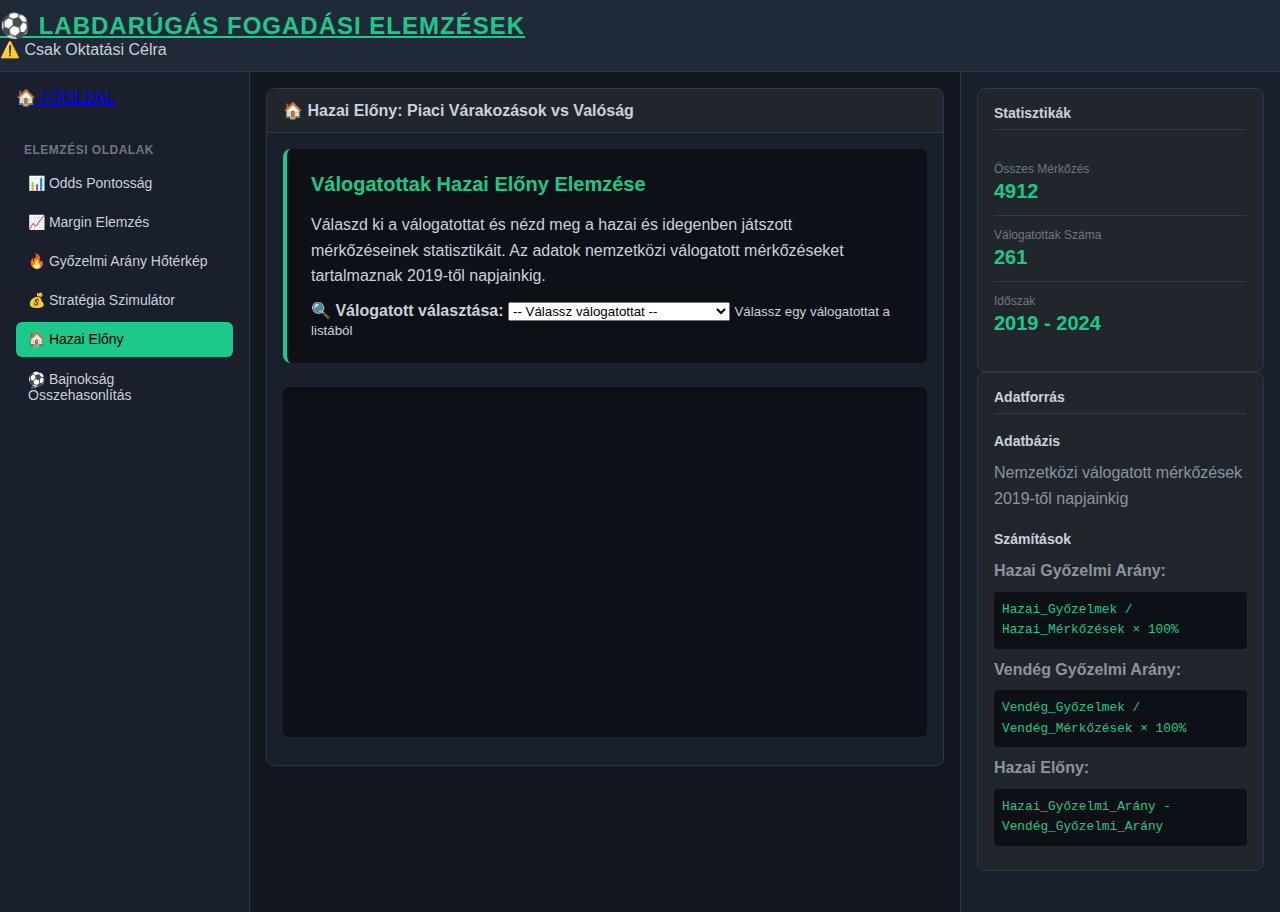
<file: home-advantage.html>
﻿<!DOCTYPE html>
<html lang="en" data-bs-theme="dark">
<head>
    <meta charset="UTF-8">
    <meta name="viewport" content="width=device-width, initial-scale=1.0">
    <title>Hazai Előny Elemzés - Labdarúgás Fogadási Elemzések</title>
    
    <link href="https://cdn.jsdelivr.net/npm/bootstrap@5.3.6/dist/css/bootstrap.min.css" rel="stylesheet"
        integrity="sha384-4Q6Gf2aSP4eDXB8Miphtr37CMZZQ5oXLH2yaXMJ2w8e2ZtHTl7GptT4jmndRuHDT" crossorigin="anonymous">
    <script src="https://d3js.org/d3.v7.min.js"></script>
    <link rel="stylesheet" href="style.css">
</head>
<body>
    <nav class="navbar navbar-dark bg-dark-custom sticky-top">
        <div class="container-fluid px-3">
            <div class="navbar-brand-section">
                <a href="index.html" class="navbar-brand mb-0 h1">⚽ LABDARÚGÁS FOGADÁSI ELEMZÉSEK</a>
            </div>
            <div class="nav-actions">
                <span class="badge bg-warning text-dark">⚠️ Csak Oktatási Célra</span>
            </div>
        </div>
    </nav>

    <div class="main-container">
        <aside class="sidebar-left">
            <div class="sidebar-header">
                <a href="index.html" class="btn btn-sm btn-success w-100 mb-2">🏠 FŐOLDAL</a>
            </div>
            
            <div class="leagues-list">
                <div class="section-divider">ELEMZÉSI OLDALAK</div>
                
                <a href="odds-accuracy.html" class="league-item">
                    <div class="league-country">
                        <span>📊 Odds Pontosság</span>
                    </div>
                </a>
                <a href="margins.html" class="league-item">
                    <div class="league-country">
                        <span>📈 Margin Elemzés</span>
                    </div>
                </a>
                <a href="win-rate.html" class="league-item">
                    <div class="league-country">
                        <span>🔥 Győzelmi Arány Hőtérkép</span>
                    </div>
                </a>
                <a href="strategy.html" class="league-item">
                    <div class="league-country">
                        <span>💰 Stratégia Szimulátor</span>
                    </div>
                </a>
                <a href="home-advantage.html" class="league-item active">
                    <div class="league-country">
                        <span>🏠 Hazai Előny</span>
                    </div>
                </a>
                <a href="league-comparison.html" class="league-item">
                    <div class="league-country">
                        <span>⚽ Bajnokság Összehasonlítás</span>
                    </div>
                </a>
            </div>
        </aside>

        <main class="content-middle">
            <div class="data-card mb-3">
                <div class="data-card-header">
                    <h4>🏠 Hazai Előny: Piaci Várakozások vs Valóság</h4>
                </div>
                <div class="data-card-body">
                    <div class="analysis-description">
                        <h5>Válogatottak Hazai Előny Elemzése</h5>
                        <p>
                            Válaszd ki a válogatottat és nézd meg a hazai és idegenben játszott mérkőzéseinek statisztikáit.
                            Az adatok nemzetközi válogatott mérkőzéseket tartalmaznak 2019-től napjainkig.
                        </p>
                        
                        <!-- Legördülő lista -->
                        <div class="mb-4">
                            <label for="teamSelect" class="form-label"><strong>🔍 Válogatott választása:</strong></label>
                            <select class="form-select" id="teamSelect">
                                <option value="">-- Válassz válogatottat --</option>
                            </select>
                            <small class="form-text text-muted">Válassz egy válogatottat a listából</small>
                        </div>

                        <!-- Kiválasztott csapat statisztikái -->
                        <div id="teamStats" class="mt-4" style="display: none;">
                            <div class="row">
                                <div class="col-md-6">
                                    <div class="alert alert-success">
                                        <h6>🏠 Hazai Mérkőzések</h6>
                                        <div class="row mt-2">
                                            <div class="col-6"><strong>Mérkőzések:</strong> <span id="homeMatches">-</span></div>
                                            <div class="col-6"><strong>Győzelmi Arány:</strong> <span id="homeWinRate">-</span></div>
                                        </div>
                                        <div class="row mt-1">
                                            <div class="col-4"><span class="badge bg-success" id="homeWins">0</span> Győzelem</div>
                                            <div class="col-4"><span class="badge bg-warning" id="homeDraws">0</span> Döntetlen</div>
                                            <div class="col-4"><span class="badge bg-danger" id="homeLosses">0</span> Vereség</div>
                                        </div>
                                        <div class="row mt-2">
                                            <div class="col-6"><strong>Rúgott:</strong> <span id="homeGoalsFor">-</span></div>
                                            <div class="col-6"><strong>Kapott:</strong> <span id="homeGoalsAgainst">-</span></div>
                                        </div>
                                    </div>
                                </div>
                                <div class="col-md-6">
                                    <div class="alert alert-info">
                                        <h6>✈️ Vendég Mérkőzések</h6>
                                        <div class="row mt-2">
                                            <div class="col-6"><strong>Mérkőzések:</strong> <span id="awayMatches">-</span></div>
                                            <div class="col-6"><strong>Győzelmi Arány:</strong> <span id="awayWinRate">-</span></div>
                                        </div>
                                        <div class="row mt-1">
                                            <div class="col-4"><span class="badge bg-success" id="awayWins">0</span> Győzelem</div>
                                            <div class="col-4"><span class="badge bg-warning" id="awayDraws">0</span> Döntetlen</div>
                                            <div class="col-4"><span class="badge bg-danger" id="awayLosses">0</span> Vereség</div>
                                        </div>
                                        <div class="row mt-2">
                                            <div class="col-6"><strong>Rúgott:</strong> <span id="awayGoalsFor">-</span></div>
                                            <div class="col-6"><strong>Kapott:</strong> <span id="awayGoalsAgainst">-</span></div>
                                        </div>
                                    </div>
                                </div>
                            </div>
                        </div>
                    </div>

                    <div id="viz5" class="chart-area mt-4"></div>
                </div>
            </div>
        </main>

        <aside class="sidebar-right">
            <div class="stats-widget mb-3">
                <div class="widget-simple-header"> Statisztikák</div>
                <div class="metrics-content">
                    <div class="metric-item">
                        <div class="metric-label">Összes Mérkőzés</div>
                        <div class="metric-value" id="total-matches">-</div>
                    </div>
                    <div class="metric-item">
                        <div class="metric-label">Válogatottak Száma</div>
                        <div class="metric-value" id="total-teams">-</div>
                    </div>
                    <div class="metric-item">
                        <div class="metric-label">Időszak</div>
                        <div class="metric-value">2019 - 2024</div>
                    </div>
                </div>
            </div>

            <div class="stats-widget">
                <div class="widget-simple-header"> Adatforrás</div>
                <div class="method-content">
                    <h6>Adatbázis</h6>
                    <p>Nemzetközi válogatott mérkőzések 2019-től napjainkig</p>
                    
                    <h6>Számítások</h6>
                    <p><strong>Hazai Győzelmi Arány:</strong></p>
                    <code>Hazai_Győzelmek / Hazai_Mérkőzések × 100%</code>
                    
                    <p class="mt-2"><strong>Vendég Győzelmi Arány:</strong></p>
                    <code>Vendég_Győzelmek / Vendég_Mérkőzések × 100%</code>

                    <p class="mt-2"><strong>Hazai Előny:</strong></p>
                    <code>Hazai_Győzelmi_Arány - Vendég_Győzelmi_Arány</code>
                </div>
            </div>
        </aside>
    </div>

    <script src="https://cdn.jsdelivr.net/npm/bootstrap@5.3.6/dist/js/bootstrap.bundle.min.js"
        integrity="sha384-j1CDi7MgGQ12Z7Qab0qlWQ/Qqz24Gc6BM0thvEMVjHnfYGF0rmFCozFSxQBxwHKO"
        crossorigin="anonymous"></script>
    <script src="https://d3js.org/d3.v7.min.js"></script>
    <script>
        let matchData = [];
        let teamStats = {};

        // CSV betöltése és feldolgozása
        async function loadMatchData() {
            try {
                console.log(' Adatok betöltése kezdődik...');
                const response = await fetch('data/adatokfoci.csv');
                
                if (!response.ok) {
                    throw new Error(`HTTP hiba! Státusz: ${response.status}`);
                }
                
                const csvText = await response.text();
                const lines = csvText.trim().split('\n');
                
                // Kihagyjuk az első sort (fejléc)
                const dataLines = lines.slice(1);
                
                matchData = dataLines.map(line => {
                    const parts = line.split(',');
                    return {
                        date: parts[0]?.trim(),
                        home: parts[1]?.trim(),
                        away: parts[2]?.trim(),
                        homeScore: parseInt(parts[3]),
                        awayScore: parseInt(parts[4]),
                        tournament: parts[5]?.trim(),
                        neutral: parts[6]?.trim() === 'TRUE'
                    };
                }).filter(match => match.home && match.away && !isNaN(match.homeScore) && !isNaN(match.awayScore));

                console.log(' Feldolgozott mérkőzések:', matchData.length);
                console.log(' Első mérkőzés:', matchData[0]);
                
                calculateTeamStats();
                console.log(' Csapatok száma:', Object.keys(teamStats).length);
                console.log(' Első 10 csapat:', Object.keys(teamStats).sort().slice(0, 10));
                
                updateOverallStats();
                populateTeamSelect();
                
                console.log(' Minden kész! Lista elemek száma:', document.getElementById('teamSelect').options.length);
            } catch (error) {
                console.error(' Hiba az adatok betöltésénél:', error);
            }
        }

        // Csapatok statisztikáinak kiszámítása (hazai és vendég külön)
        function calculateTeamStats() {
            teamStats = {};

            matchData.forEach(match => {
                if (!match.home || !match.away || match.neutral) return; // Kihagyjuk a semleges pályás meccseket

                // Hazai csapat hazai statisztikái
                if (!teamStats[match.home]) {
                    teamStats[match.home] = {
                        home: { matches: 0, wins: 0, draws: 0, losses: 0, goalsFor: 0, goalsAgainst: 0 },
                        away: { matches: 0, wins: 0, draws: 0, losses: 0, goalsFor: 0, goalsAgainst: 0 }
                    };
                }
                teamStats[match.home].home.matches++;
                teamStats[match.home].home.goalsFor += match.homeScore;
                teamStats[match.home].home.goalsAgainst += match.awayScore;

                if (match.homeScore > match.awayScore) {
                    teamStats[match.home].home.wins++;
                } else if (match.homeScore === match.awayScore) {
                    teamStats[match.home].home.draws++;
                } else {
                    teamStats[match.home].home.losses++;
                }

                // Vendég csapat vendég statisztikái
                if (!teamStats[match.away]) {
                    teamStats[match.away] = {
                        home: { matches: 0, wins: 0, draws: 0, losses: 0, goalsFor: 0, goalsAgainst: 0 },
                        away: { matches: 0, wins: 0, draws: 0, losses: 0, goalsFor: 0, goalsAgainst: 0 }
                    };
                }
                teamStats[match.away].away.matches++;
                teamStats[match.away].away.goalsFor += match.awayScore;
                teamStats[match.away].away.goalsAgainst += match.homeScore;

                if (match.awayScore > match.homeScore) {
                    teamStats[match.away].away.wins++;
                } else if (match.homeScore === match.awayScore) {
                    teamStats[match.away].away.draws++;
                } else {
                    teamStats[match.away].away.losses++;
                }
            });
        }

        // Oldal betöltése
        document.addEventListener('DOMContentLoaded', function() {
            console.log(' Oldal betöltve, adatok lekérése indul...');
            loadMatchData();

            const teamSelect = document.getElementById('teamSelect');

            teamSelect.addEventListener('change', function() {
                const teamName = this.value;
                if (teamName) {
                    showTeamStats(teamName);
                } else {
                    document.getElementById('teamStats').style.display = 'none';
                    d3.select('#viz5').selectAll('*').remove();
                }
            });
        });

        // Legördülő lista feltöltése
        function populateTeamSelect() {
            const teamSelect = document.getElementById('teamSelect');
            const teams = Object.keys(teamStats).sort();

            console.log(' Legördülő lista feltöltése kezdődik...');
            console.log(' Csapatok száma:', teams.length);
            console.log(' Első 10 csapat:', teams.slice(0, 10));

            teamSelect.innerHTML = '<option value="">-- Válassz válogatottat --</option>';

            teams.forEach((team, index) => {
                const option = document.createElement('option');
                option.value = team;
                option.textContent = team;
                teamSelect.appendChild(option);
                
                if (index < 5) {
                    console.log(`   Hozzáadva: ${team}`);
                }
            });

            console.log(' Legördülő lista feltöltve:', teamSelect.options.length, 'opció');
        }

        // Csapat statisztikáinak megjelenítése
        function showTeamStats(teamName) {
            const stats = teamStats[teamName];
            if (!stats) return;

            const homeWinRate = stats.home.matches > 0 ? ((stats.home.wins / stats.home.matches) * 100).toFixed(1) : '0.0';
            const awayWinRate = stats.away.matches > 0 ? ((stats.away.wins / stats.away.matches) * 100).toFixed(1) : '0.0';

            document.getElementById('teamStats').style.display = 'block';
            
            // Hazai statisztikák
            document.getElementById('homeMatches').textContent = stats.home.matches;
            document.getElementById('homeWinRate').textContent = `${homeWinRate}%`;
            document.getElementById('homeWins').textContent = stats.home.wins;
            document.getElementById('homeDraws').textContent = stats.home.draws;
            document.getElementById('homeLosses').textContent = stats.home.losses;
            document.getElementById('homeGoalsFor').textContent = stats.home.goalsFor;
            document.getElementById('homeGoalsAgainst').textContent = stats.home.goalsAgainst;

            // Vendég statisztikák
            document.getElementById('awayMatches').textContent = stats.away.matches;
            document.getElementById('awayWinRate').textContent = `${awayWinRate}%`;
            document.getElementById('awayWins').textContent = stats.away.wins;
            document.getElementById('awayDraws').textContent = stats.away.draws;
            document.getElementById('awayLosses').textContent = stats.away.losses;
            document.getElementById('awayGoalsFor').textContent = stats.away.goalsFor;
            document.getElementById('awayGoalsAgainst').textContent = stats.away.goalsAgainst;

            createComparisonChart(teamName, stats);
        }

        // Összesített statisztikák
        function updateOverallStats() {
            const nonNeutralMatches = matchData.filter(m => !m.neutral);
            document.getElementById('total-matches').textContent = nonNeutralMatches.length;
            document.getElementById('total-teams').textContent = Object.keys(teamStats).length;
        }

        // Összehasonlító diagram
        function createComparisonChart(teamName, stats) {
            const viz = d3.select('#viz5');
            viz.selectAll('*').remove();

            const data = [
                { label: 'Hazai Győzelem', value: stats.home.wins, color: '#28a745', type: 'home' },
                { label: 'Hazai Döntetlen', value: stats.home.draws, color: '#ffc107', type: 'home' },
                { label: 'Hazai Vereség', value: stats.home.losses, color: '#dc3545', type: 'home' },
                { label: 'Vendég Győzelem', value: stats.away.wins, color: '#17a2b8', type: 'away' },
                { label: 'Vendég Döntetlen', value: stats.away.draws, color: '#fd7e14', type: 'away' },
                { label: 'Vendég Vereség', value: stats.away.losses, color: '#6c757d', type: 'away' }
            ];

            const width = viz.node().getBoundingClientRect().width;
            const height = 400;
            const margin = { top: 40, right: 30, bottom: 100, left: 60 };

            const svg = viz.append('svg')
                .attr('width', width)
                .attr('height', height);

            const chartWidth = width - margin.left - margin.right;
            const chartHeight = height - margin.top - margin.bottom;

            const g = svg.append('g')
                .attr('transform', `translate(${margin.left},${margin.top})`);

            const x = d3.scaleBand()
                .domain(data.map(d => d.label))
                .range([0, chartWidth])
                .padding(0.2);

            const y = d3.scaleLinear()
                .domain([0, d3.max(data, d => d.value)])
                .nice()
                .range([chartHeight, 0]);

            g.selectAll('.bar')
                .data(data)
                .enter()
                .append('rect')
                .attr('class', 'bar')
                .attr('x', d => x(d.label))
                .attr('y', d => y(d.value))
                .attr('width', x.bandwidth())
                .attr('height', d => chartHeight - y(d.value))
                .attr('fill', d => d.color);

            g.selectAll('.label')
                .data(data)
                .enter()
                .append('text')
                .attr('x', d => x(d.label) + x.bandwidth() / 2)
                .attr('y', d => y(d.value) - 5)
                .attr('text-anchor', 'middle')
                .attr('fill', '#fff')
                .style('font-size', '14px')
                .style('font-weight', 'bold')
                .text(d => d.value);

            g.append('g')
                .attr('transform', `translate(0,${chartHeight + 5})`)
                .call(d3.axisBottom(x))
                .selectAll('text')
                .style('fill', '#fff')
                .style('text-anchor', 'end')
                .attr('dx', '-.8em')
                .attr('dy', '.15em')
                .attr('transform', 'rotate(-45)');
            
            g.selectAll('.domain').remove();
            g.selectAll('.tick line').remove();

            g.append('g')
                .call(d3.axisLeft(y))
                .selectAll('text')
                .style('fill', '#fff');

            svg.append('text')
                .attr('x', width / 2)
                .attr('y', 20)
                .attr('text-anchor', 'middle')
                .style('font-size', '18px')
                .style('font-weight', 'bold')
                .style('fill', '#fff')
                .text(`${teamName} - Hazai vs Vendég Teljesítmény`);
        }

        function createAllVisualizations() {
            // Vizualizáció csak a választás után
        }
    </script>
</body>
</html>
</file>
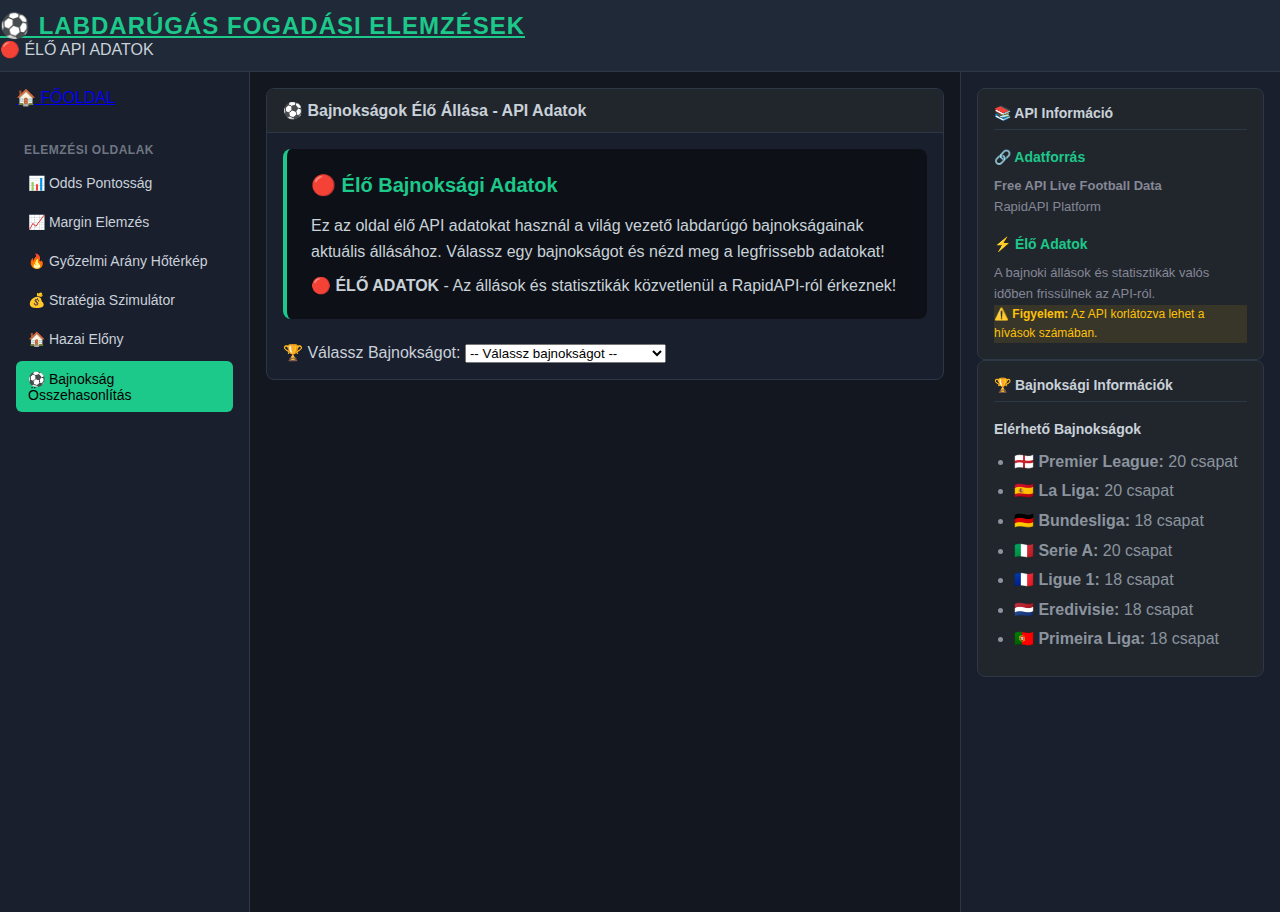
<file: league-comparison.html>
<!DOCTYPE html>
<html lang="en" data-bs-theme="dark">
<head>
    <meta charset="UTF-8">
    <meta name="viewport" content="width=device-width, initial-scale=1.0">
    <title>Bajnokság Összehasonlítás - Labdarúgás Fogadási Elemzések</title>
    
    <link href="https://cdn.jsdelivr.net/npm/bootstrap@5.3.6/dist/css/bootstrap.min.css" rel="stylesheet"
        integrity="sha384-4Q6Gf2aSP4eDXB8Miphtr37CMZZQ5oXLH2yaXMJ2w8e2ZtHTl7GptT4jmndRuHDT" crossorigin="anonymous">
    <script src="https://d3js.org/d3.v7.min.js"></script>
    <link rel="stylesheet" href="style.css">
</head>
<body>
    <nav class="navbar navbar-dark bg-dark-custom sticky-top">
        <div class="container-fluid px-3">
            <div class="navbar-brand-section">
                <a href="index.html" class="navbar-brand mb-0 h1">⚽ LABDARÚGÁS FOGADÁSI ELEMZÉSEK</a>
            </div>
            <div class="nav-actions">
                <span class="badge bg-success text-white">🔴 ÉLŐ API ADATOK</span>
            </div>
        </div>
    </nav>

    <div class="main-container">
        <aside class="sidebar-left">
            <div class="sidebar-header">
                <a href="index.html" class="btn btn-sm btn-success w-100 mb-2">🏠 FŐOLDAL</a>
            </div>
            
            <div class="leagues-list">
                <div class="section-divider">ELEMZÉSI OLDALAK</div>
                
                <a href="odds-accuracy.html" class="league-item">
                    <div class="league-country">
                        <span>📊 Odds Pontosság</span>
                    </div>
                </a>
                <a href="margins.html" class="league-item">
                    <div class="league-country">
                        <span>📈 Margin Elemzés</span>
                    </div>
                </a>
                <a href="win-rate.html" class="league-item">
                    <div class="league-country">
                        <span>🔥 Győzelmi Arány Hőtérkép</span>
                    </div>
                </a>
                <a href="strategy.html" class="league-item">
                    <div class="league-country">
                        <span>💰 Stratégia Szimulátor</span>
                    </div>
                </a>
                <a href="home-advantage.html" class="league-item">
                    <div class="league-country">
                        <span>🏠 Hazai Előny</span>
                    </div>
                </a>
                <a href="league-comparison.html" class="league-item active">
                    <div class="league-country">
                        <span>⚽ Bajnokság Összehasonlítás</span>
                    </div>
                </a>
            </div>
        </aside>

        <main class="content-middle">
            <div class="data-card mb-3">
                <div class="data-card-header">
                    <h4>⚽ Bajnokságok Élő Állása - API Adatok</h4>
                </div>
                <div class="data-card-body">
                    <div class="analysis-description">
                        <h5>🔴 Élő Bajnoksági Adatok</h5>
                        <p>
                            Ez az oldal élő API adatokat használ a világ vezető labdarúgó bajnokságainak 
                            aktuális állásához. Válassz egy bajnokságot és nézd meg a legfrissebb adatokat!
                        </p>
                        
                        <div class="alert alert-success mt-3 mb-4">
                            <strong>🔴 ÉLŐ ADATOK</strong> - Az állások és statisztikák közvetlenül a RapidAPI-ról érkeznek!
                        </div>
                    </div>

                    <!-- Bajnokság választó -->
                    <div class="mb-4">
                        <label for="leagueSelect" class="form-label fw-bold text-success">🏆 Válassz Bajnokságot:</label>
                        <select id="leagueSelect" class="form-select form-select-lg bg-dark text-white border-success">
                            <option value="">-- Válassz bajnokságot --</option>
                            <option value="premier-league">🏴󠁧󠁢󠁥󠁮󠁧󠁿 Premier League (Anglia)</option>
                            <option value="la-liga">🇪🇸 La Liga (Spanyolország)</option>
                            <option value="bundesliga">🇩🇪 Bundesliga (Németország)</option>
                            <option value="serie-a">🇮🇹 Serie A (Olaszország)</option>
                            <option value="ligue-1">🇫🇷 Ligue 1 (Franciaország)</option>
                            <option value="eredivisie">🇳🇱 Eredivisie (Hollandia)</option>
                            <option value="primeira-liga">🇵🇹 Primeira Liga (Portugália)</option>
                        </select>
                    </div>

                    <!-- Betöltés jelző -->
                    <div id="loadingIndicator" class="text-center py-5" style="display: none;">
                        <div class="spinner-border text-success" role="status" style="width: 3rem; height: 3rem;">
                            <span class="visually-hidden">Betöltés...</span>
                        </div>
                        <p class="mt-3 text-success fw-bold">Élő adatok lekérdezése...</p>
                    </div>

                    <!-- Hiba üzenet -->
                    <div id="errorMessage" class="alert alert-danger" style="display: none;"></div>

                    <!-- Bajnokság információ -->
                    <div id="leagueInfo" style="display: none;">
                        <div class="card bg-dark border-success mb-4">
                            <div class="card-body">
                                <h5 class="card-title text-success" id="leagueName"></h5>
                                <div class="row text-center">
                                    <div class="col-md-3">
                                        <div class="stat-box">
                                            <div class="stat-value text-success" id="totalTeams">-</div>
                                            <div class="stat-label">Csapatok</div>
                                        </div>
                                    </div>
                                    <div class="col-md-3">
                                        <div class="stat-box">
                                            <div class="stat-value text-success" id="totalMatches">-</div>
                                            <div class="stat-label">Mérkőzések</div>
                                        </div>
                                    </div>
                                    <div class="col-md-3">
                                        <div class="stat-box">
                                            <div class="stat-value text-success" id="avgGoals">-</div>
                                            <div class="stat-label">Átlag Gól/Meccs</div>
                                        </div>
                                    </div>
                                    <div class="col-md-3">
                                        <div class="stat-box">
                                            <div class="stat-value text-success" id="currentRound">-</div>
                                            <div class="stat-label">Forduló</div>
                                        </div>
                                    </div>
                                </div>
                            </div>
                        </div>
                    </div>

                    <!-- Tabella -->
                    <div id="standingsTable" style="display: none;">
                        <h5 class="mb-3">📊 Bajnoki Állás</h5>
                        <div class="table-responsive">
                            <table class="table table-dark table-striped table-hover">
                                <thead class="table-success">
                                    <tr>
                                        <th>#</th>
                                        <th>Csapat</th>
                                        <th class="text-center">M</th>
                                        <th class="text-center">Gy</th>
                                        <th class="text-center">D</th>
                                        <th class="text-center">V</th>
                                        <th class="text-center">GK-KG</th>
                                        <th class="text-center">Pont</th>
                                        <th>Forma</th>
                                    </tr>
                                </thead>
                                <tbody id="standingsBody"></tbody>
                            </table>
                        </div>
                    </div>

                    <!-- Vizualizáció -->
                    <div id="viz6" class="chart-area mt-4" style="display: none;"></div>
                </div>
            </div>
        </main>

        <aside class="sidebar-right">
            <div class="stats-widget mb-3">
                <div class="widget-simple-header">📚 API Információ</div>
                <div class="method-content">
                    <h6 style="color: #1cc88a;">🔗 Adatforrás</h6>
                    <p style="font-size: 13px; color: #858796;">
                        <strong>Free API Live Football Data</strong><br>
                        RapidAPI Platform
                    </p>
                    
                    <h6 style="color: #1cc88a; margin-top: 15px;">⚡ Élő Adatok</h6>
                    <p style="font-size: 13px; color: #858796;">
                        A bajnoki állások és statisztikák valós időben frissülnek az API-ról.
                    </p>

                    <div class="alert alert-warning mt-3" style="font-size: 12px;">
                        <strong>⚠️ Figyelem:</strong> Az API korlátozva lehet a hívások számában.
                    </div>
                </div>
            </div>

            <div class="stats-widget">
                <div class="widget-simple-header">🏆 Bajnoksági Információk</div>
                <div class="method-content">
                    <h6>Elérhető Bajnokságok</h6>
                    <ul class="small">
                        <li><strong>🏴󠁧󠁢󠁥󠁮󠁧󠁿 Premier League:</strong> 20 csapat</li>
                        <li><strong>🇪🇸 La Liga:</strong> 20 csapat</li>
                        <li><strong>🇩🇪 Bundesliga:</strong> 18 csapat</li>
                        <li><strong>🇮🇹 Serie A:</strong> 20 csapat</li>
                        <li><strong>🇫🇷 Ligue 1:</strong> 18 csapat</li>
                        <li><strong>🇳🇱 Eredivisie:</strong> 18 csapat</li>
                        <li><strong>🇵🇹 Primeira Liga:</strong> 18 csapat</li>
                    </ul>
                </div>
            </div>
        </aside>
    </div>

    <script src="https://cdn.jsdelivr.net/npm/bootstrap@5.3.6/dist/js/bootstrap.bundle.min.js"></script>
    <script src="script.js"></script>
    <script>
        const API_KEY = 'b45fdc1f51msheec97557905d95ap131973jsna8c84c280bba';
        const API_HOST = 'free-api-live-football-data.p.rapidapi.com';

        // Liga ID mapping (példa - ezeket az API dokumentációból kell venni)
        const LEAGUE_IDS = {
            'premier-league': {name: 'Premier League', id: 39, country: 'England'},
            'la-liga': {name: 'La Liga', id: 140, country: 'Spain'},
            'bundesliga': {name: 'Bundesliga', id: 78, country: 'Germany'},
            'serie-a': {name: 'Serie A', id: 135, country: 'Italy'},
            'ligue-1': {name: 'Ligue 1', id: 61, country: 'France'},
            'eredivisie': {name: 'Eredivisie', id: 88, country: 'Netherlands'},
            'primeira-liga': {name: 'Primeira Liga', id: 94, country: 'Portugal'}
        };

        document.addEventListener('DOMContentLoaded', function() {
            document.getElementById('leagueSelect').addEventListener('change', function() {
                const leagueKey = this.value;
                if (leagueKey) {
                    loadLeagueStandings(leagueKey);
                } else {
                    resetDisplay();
                }
            });
        });

        async function loadLeagueStandings(leagueKey) {
            const loadingIndicator = document.getElementById('loadingIndicator');
            const errorMessage = document.getElementById('errorMessage');
            const leagueInfo = document.getElementById('leagueInfo');
            const standingsTable = document.getElementById('standingsTable');
            const viz6 = document.getElementById('viz6');

            // UI reset
            loadingIndicator.style.display = 'block';
            errorMessage.style.display = 'none';
            leagueInfo.style.display = 'none';
            standingsTable.style.display = 'none';
            viz6.style.display = 'none';

            const league = LEAGUE_IDS[leagueKey];
            
            try {
                console.log(`🔍 API hívás: ${league.name}`);
                
                // Népszerű ligák lekérdezése
                const popularLeagues = await makeAPIRequest('football-popular-leagues');
                console.log('✅ Népszerű ligák válasz:', popularLeagues);
                
                // A ligák a response.popular tömbben vannak
                const leaguesArray = popularLeagues?.response?.popular;
                console.log('✅ Ligák tömb:', leaguesArray);
                
                if (leaguesArray && leaguesArray.length > 0) {
                    // Keressük meg a kiválasztott ligát
                    const selectedLeague = leaguesArray.find(l => 
                        l.name?.toLowerCase().includes(league.name.toLowerCase()) ||
                        l.localizedName?.toLowerCase().includes(league.name.toLowerCase())
                    );
                    
                    if (selectedLeague) {
                        console.log('✅ Liga megtalálva:', selectedLeague);
                        console.log('✅ Liga ID:', selectedLeague.id);
                        
                        // Próbáljuk lekérni a bajnoki állást különböző endpoint-okkal
                        const endpoints = [
                            `football-league-table?id=${selectedLeague.id}`,
                            `football-league-standings?id=${selectedLeague.id}`,
                            `football-standings?leagueId=${selectedLeague.id}`,
                            `football-league?id=${selectedLeague.id}`,
                            `football-league-details?id=${selectedLeague.id}`
                        ];
                        
                        for (const endpoint of endpoints) {
                            try {
                                console.log(`🔍 Próbálkozás: ${endpoint}`);
                                const standingsData = await makeAPIRequest(endpoint);
                                console.log(`✅ ${endpoint} válasz:`, standingsData);
                                
                                // Ha van használható adat, dolgozzuk fel
                                if (standingsData && standingsData.response) {
                                    const processedData = processLeagueData(standingsData, league);
                                    displayLeagueStandings(processedData, league);
                                    return;
                                }
                            } catch (e) {
                                console.log(`❌ ${endpoint} nem működik:`, e.message);
                            }
                        }
                    } else {
                        console.log('⚠️ Liga nem található a listában:', league.name);
                    }
                }
                
                // Mock adatok használata
                console.log('⚠️ Nincs valós bajnoki állás, mock adatok használata');
                const mockData = generateMockStandings(league);
                displayLeagueStandings(mockData, league);
                
                // Információs üzenet
                const info = document.createElement('div');
                info.className = 'alert alert-warning mt-3';
                info.innerHTML = `
                    <strong>⚠️ API Korlátozás:</strong> Az ingyenes API csak a ligák listáját adja vissza, 
                    de nem a részletes bajnoki állást.<br>
                    <small>Jelenleg <strong>szimulált adatokat</strong> látsz. Ellenőrizd a konzolt (F12) 
                    az összes próbált endpoint eredményét.</small>
                `;
                document.querySelector('.data-card-body').insertBefore(info, document.getElementById('leagueInfo'));
                
            } catch (error) {
                loadingIndicator.style.display = 'none';
                console.error('❌ API hiba:', error);
                showError(`
                    <strong>API Hiba:</strong> ${error.message}<br><br>
                    <small>
                        Az API kérés nem sikerült. Ellenőrizd a konzolt további részletekért.
                    </small>
                `);
            }
        }

        function makeAPIRequest(endpoint) {
            return new Promise((resolve, reject) => {
                const xhr = new XMLHttpRequest();
                xhr.withCredentials = true;

                xhr.addEventListener('readystatechange', function () {
                    if (this.readyState === this.DONE) {
                        if (this.status >= 200 && this.status < 300) {
                            try {
                                const data = JSON.parse(this.responseText);
                                resolve(data);
                            } catch (e) {
                                console.error('JSON parse hiba:', e, this.responseText);
                                reject(new Error('Nem sikerült feldolgozni az API választ'));
                            }
                        } else {
                            console.error('API hiba státusz:', this.status, this.statusText);
                            reject(new Error(`API hiba: ${this.status} - ${this.statusText}`));
                        }
                    }
                });

                xhr.addEventListener('error', function() {
                    console.error('Hálózati hiba');
                    reject(new Error('Hálózati hiba történt'));
                });

                const url = `https://${API_HOST}/${endpoint}`;
                console.log('📡 API kérés:', url);
                
                xhr.open('GET', url);
                xhr.setRequestHeader('x-rapidapi-key', API_KEY);
                xhr.setRequestHeader('x-rapidapi-host', API_HOST);

                xhr.send(null);
            });
        }

        function processLeagueData(leagueData, league) {
            console.log('📊 Liga adat feldolgozása:', leagueData);
            
            // Ha van standings
            const standings = leagueData.standings || leagueData.table || leagueData.teams;
            
            if (standings && Array.isArray(standings)) {
                return {
                    league: league,
                    standings: standings.map((team, index) => ({
                        position: team.position || team.rank || index + 1,
                        team: team.team || team.name || team.team_name || `Team ${index + 1}`,
                        played: team.played || team.matches || team.games || 0,
                        wins: team.wins || team.w || 0,
                        draws: team.draws || team.d || 0,
                        losses: team.losses || team.l || 0,
                        goalsFor: team.goals_for || team.gf || team.scored || 0,
                        goalsAgainst: team.goals_against || team.ga || team.conceded || 0,
                        goalDifference: team.goal_difference || team.gd || 0,
                        points: team.points || team.pts || 0,
                        form: team.form || generateForm()
                    })),
                    totalMatches: leagueData.total_matches || 380,
                    totalGoals: leagueData.total_goals || 1000,
                    currentRound: leagueData.current_round || 20
                };
            }
            
            // Ha nincs állás, mock adatok
            return generateMockStandings(league);
        }

        function processAPIData(data, league) {
            // Rugalmas adatfeldolgozás különböző API válaszokhoz
            console.log('📊 API adat feldolgozása...', data);
            
            // Ha van standings mező
            if (data.standings || data.response) {
                const standings = data.standings || data.response;
                return {
                    league: league,
                    standings: Array.isArray(standings) ? standings : [standings],
                    totalMatches: standings.length * 19, // Becslés
                    totalGoals: standings.length * 50, // Becslés
                    currentRound: 20 // Becslés
                };
            }
            
            // Ha lista formátum
            if (Array.isArray(data)) {
                return {
                    league: league,
                    standings: data,
                    totalMatches: data.length * 19,
                    totalGoals: data.length * 50,
                    currentRound: 20
                };
            }
            
            // Fallback: generáljunk adatokat
            return generateMockStandings(league);
        }

        function processMatchesIntoStandings(matches, league) {
            // Mérkőzések alapján állást generálunk
            const teams = {};
            
            matches.forEach(match => {
                const homeTeam = match.home_team || match.homeTeam || match.home;
                const awayTeam = match.away_team || match.awayTeam || match.away;
                const homeScore = match.home_score || match.homeScore || 0;
                const awayScore = match.away_score || match.awayScore || 0;
                
                if (homeTeam && awayTeam) {
                    // Home team
                    if (!teams[homeTeam]) {
                        teams[homeTeam] = { played: 0, wins: 0, draws: 0, losses: 0, goalsFor: 0, goalsAgainst: 0, points: 0 };
                    }
                    teams[homeTeam].played++;
                    teams[homeTeam].goalsFor += homeScore;
                    teams[homeTeam].goalsAgainst += awayScore;
                    
                    if (homeScore > awayScore) {
                        teams[homeTeam].wins++;
                        teams[homeTeam].points += 3;
                    } else if (homeScore === awayScore) {
                        teams[homeTeam].draws++;
                        teams[homeTeam].points += 1;
                    } else {
                        teams[homeTeam].losses++;
                    }
                    
                    // Away team
                    if (!teams[awayTeam]) {
                        teams[awayTeam] = { played: 0, wins: 0, draws: 0, losses: 0, goalsFor: 0, goalsAgainst: 0, points: 0 };
                    }
                    teams[awayTeam].played++;
                    teams[awayTeam].goalsFor += awayScore;
                    teams[awayTeam].goalsAgainst += homeScore;
                    
                    if (awayScore > homeScore) {
                        teams[awayTeam].wins++;
                        teams[awayTeam].points += 3;
                    } else if (awayScore === homeScore) {
                        teams[awayTeam].draws++;
                        teams[awayTeam].points += 1;
                    } else {
                        teams[awayTeam].losses++;
                    }
                }
            });
            
            // Konvertáljuk tömbbé
            const standings = Object.entries(teams).map(([team, stats]) => ({
                position: 0,
                team: team,
                played: stats.played,
                wins: stats.wins,
                draws: stats.draws,
                losses: stats.losses,
                goalsFor: stats.goalsFor,
                goalsAgainst: stats.goalsAgainst,
                goalDifference: stats.goalsFor - stats.goalsAgainst,
                points: stats.points,
                form: generateForm()
            }));
            
            // Rendezés
            standings.sort((a, b) => {
                if (b.points !== a.points) return b.points - a.points;
                return b.goalDifference - a.goalDifference;
            });
            
            standings.forEach((team, index) => {
                team.position = index + 1;
            });
            
            return {
                league: league,
                standings: standings,
                totalMatches: matches.length,
                totalGoals: standings.reduce((sum, t) => sum + t.goalsFor, 0),
                currentRound: Math.max(...standings.map(t => t.played))
            };
        }

        function generateMockStandings(league) {
            // Szimulált bajnoki állás (valós API adatok helyett)
            const teamCount = league.id === 78 || league.id === 61 || league.id === 88 || league.id === 94 ? 18 : 20;
            const teams = generateTeamNames(league.country, teamCount);
            
            const standings = teams.map((team, index) => {
                const played = Math.floor(Math.random() * 10) + 20;
                const wins = Math.floor(Math.random() * played * 0.7);
                const losses = Math.floor(Math.random() * (played - wins));
                const draws = played - wins - losses;
                const goalsFor = wins * 2 + draws + Math.floor(Math.random() * 10);
                const goalsAgainst = losses * 2 + Math.floor(Math.random() * 10);
                const points = wins * 3 + draws;
                
                return {
                    position: index + 1,
                    team: team,
                    played: played,
                    wins: wins,
                    draws: draws,
                    losses: losses,
                    goalsFor: goalsFor,
                    goalsAgainst: goalsAgainst,
                    goalDifference: goalsFor - goalsAgainst,
                    points: points,
                    form: generateForm()
                };
            });
            
            // Rendezés pont szerint
            standings.sort((a, b) => {
                if (b.points !== a.points) return b.points - a.points;
                return b.goalDifference - a.goalDifference;
            });
            
            // Pozíció frissítése
            standings.forEach((team, index) => {
                team.position = index + 1;
            });
            
            return {
                league: league,
                standings: standings,
                totalMatches: standings.reduce((sum, team) => sum + team.played, 0) / 2,
                totalGoals: standings.reduce((sum, team) => sum + team.goalsFor, 0),
                currentRound: Math.max(...standings.map(t => t.played))
            };
        }

        function generateTeamNames(country, count) {
            const teams = {
                'England': ['Arsenal', 'Liverpool', 'Manchester City', 'Manchester United', 'Chelsea', 'Tottenham', 'Newcastle', 'Brighton', 'Aston Villa', 'West Ham', 'Crystal Palace', 'Fulham', 'Wolves', 'Everton', 'Brentford', 'Nottingham Forest', 'Bournemouth', 'Luton', 'Sheffield United', 'Burnley'],
                'Spain': ['Real Madrid', 'Barcelona', 'Atlético Madrid', 'Real Sociedad', 'Athletic Bilbao', 'Villarreal', 'Real Betis', 'Valencia', 'Sevilla', 'Girona', 'Getafe', 'Osasuna', 'Las Palmas', 'Rayo Vallecano', 'Mallorca', 'Alavés', 'Cádiz', 'Celta Vigo', 'Granada', 'Almería'],
                'Germany': ['Bayern München', 'Borussia Dortmund', 'RB Leipzig', 'Bayer Leverkusen', 'Union Berlin', 'Freiburg', 'Eintracht Frankfurt', 'Wolfsburg', 'Hoffenheim', 'Mönchengladbach', 'Mainz', 'Stuttgart', 'Augsburg', 'Werder Bremen', 'Bochum', 'Köln', 'Heidenheim', 'Darmstadt'],
                'Italy': ['Inter', 'AC Milan', 'Juventus', 'Roma', 'Lazio', 'Napoli', 'Atalanta', 'Fiorentina', 'Bologna', 'Torino', 'Udinese', 'Monza', 'Genoa', 'Lecce', 'Verona', 'Frosinone', 'Empoli', 'Sassuolo', 'Cagliari', 'Salernitana'],
                'France': ['PSG', 'Monaco', 'Lille', 'Marseille', 'Lyon', 'Nice', 'Lens', 'Rennes', 'Montpellier', 'Reims', 'Toulouse', 'Nantes', 'Brest', 'Le Havre', 'Strasbourg', 'Lorient', 'Metz', 'Clermont'],
                'Netherlands': ['PSV', 'Feyenoord', 'Ajax', 'AZ Alkmaar', 'Twente', 'Utrecht', 'Go Ahead Eagles', 'Sparta Rotterdam', 'NEC Nijmegen', 'Heerenveen', 'PEC Zwolle', 'Fortuna Sittard', 'Almere City', 'RKC Waalwijk', 'Excelsior', 'Vitesse', 'Volendam', 'Heracles'],
                'Portugal': ['Benfica', 'Porto', 'Sporting CP', 'Braga', 'Vitória Guimarães', 'Moreirense', 'Casa Pia', 'Rio Ave', 'Gil Vicente', 'Famalicão', 'Estoril', 'Boavista', 'Arouca', 'Farense', 'Estrela Amadora', 'Chaves', 'Vizela', 'Portimonense']
            };
            
            return teams[country] ? teams[country].slice(0, count) : Array(count).fill(0).map((_, i) => `Team ${i + 1}`);
        }

        function generateForm() {
            const results = ['W', 'D', 'L'];
            return Array(5).fill(0).map(() => results[Math.floor(Math.random() * results.length)]).join('');
        }

        function displayLeagueStandings(data, league) {
            const loadingIndicator = document.getElementById('loadingIndicator');
            const leagueInfo = document.getElementById('leagueInfo');
            const standingsTable = document.getElementById('standingsTable');
            const viz6 = document.getElementById('viz6');

            loadingIndicator.style.display = 'none';
            leagueInfo.style.display = 'block';
            standingsTable.style.display = 'block';
            viz6.style.display = 'block';

            // Liga információk
            document.getElementById('leagueName').textContent = `${league.name} - ${league.country}`;
            document.getElementById('totalTeams').textContent = data.standings.length;
            document.getElementById('totalMatches').textContent = Math.floor(data.totalMatches);
            document.getElementById('avgGoals').textContent = (data.totalGoals / data.totalMatches).toFixed(2);
            document.getElementById('currentRound').textContent = data.currentRound;

            // Tabella feltöltése
            const tbody = document.getElementById('standingsBody');
            tbody.innerHTML = '';
            
            data.standings.forEach(team => {
                const row = document.createElement('tr');
                row.innerHTML = `
                    <td class="fw-bold ${getPositionClass(team.position)}">${team.position}</td>
                    <td><strong>${team.team}</strong></td>
                    <td class="text-center">${team.played}</td>
                    <td class="text-center text-success">${team.wins}</td>
                    <td class="text-center text-warning">${team.draws}</td>
                    <td class="text-center text-danger">${team.losses}</td>
                    <td class="text-center">${team.goalsFor}-${team.goalsAgainst}</td>
                    <td class="text-center fw-bold">${team.points}</td>
                    <td>${formatForm(team.form)}</td>
                `;
                tbody.appendChild(row);
            });

            // Vizualizáció létrehozása
            createLeagueChart(data);
        }

        function getPositionClass(position) {
            if (position <= 4) return 'text-success';
            if (position <= 6) return 'text-info';
            if (position >= 18) return 'text-danger';
            return '';
        }

        function formatForm(form) {
            return form.split('').map(result => {
                let className = '';
                let icon = '';
                if (result === 'W') { className = 'badge bg-success'; icon = '✓'; }
                else if (result === 'D') { className = 'badge bg-warning'; icon = '−'; }
                else { className = 'badge bg-danger'; icon = '✗'; }
                return `<span class="${className} me-1">${icon}</span>`;
            }).join('');
        }

        function createLeagueChart(data) {
            const container = d3.select('#viz6');
            container.html('');

            const width = 800;
            const height = 400;
            const margin = { top: 40, right: 30, bottom: 60, left: 60 };

            const svg = container.append('svg')
                .attr('width', width)
                .attr('height', height);

            const chartWidth = width - margin.left - margin.right;
            const chartHeight = height - margin.top - margin.bottom;

            const g = svg.append('g')
                .attr('transform', `translate(${margin.left},${margin.top})`);

            // Pontok vs Pozíció
            const x = d3.scaleLinear()
                .domain([data.standings.length, 1])
                .range([0, chartWidth]);

            const y = d3.scaleLinear()
                .domain([0, d3.max(data.standings, d => d.points)])
                .range([chartHeight, 0]);

            // Tengelyek
            g.append('g')
                .attr('transform', `translate(0,${chartHeight})`)
                .call(d3.axisBottom(x).ticks(data.standings.length))
                .style('color', '#fff');

            g.append('g')
                .call(d3.axisLeft(y))
                .style('color', '#fff');

            // Pontok
            g.selectAll('circle')
                .data(data.standings)
                .enter()
                .append('circle')
                .attr('cx', d => x(d.position))
                .attr('cy', d => y(d.points))
                .attr('r', 5)
                .attr('fill', d => {
                    if (d.position <= 4) return '#1cc88a';
                    if (d.position >= 18) return '#e74a3b';
                    return '#4e73df';
                })
                .style('cursor', 'pointer')
                .on('mouseover', function(event, d) {
                    d3.select(this).attr('r', 8);
                })
                .on('mouseout', function() {
                    d3.select(this).attr('r', 5);
                });

            // Címkék
            g.append('text')
                .attr('x', chartWidth / 2)
                .attr('y', -10)
                .attr('text-anchor', 'middle')
                .style('fill', '#fff')
                .style('font-size', '14px')
                .style('font-weight', 'bold')
                .text('Pontok Eloszlása - Bajnoki Táblázat');

            g.append('text')
                .attr('x', chartWidth / 2)
                .attr('y', chartHeight + 40)
                .attr('text-anchor', 'middle')
                .style('fill', '#fff')
                .text('Pozíció');

            g.append('text')
                .attr('transform', 'rotate(-90)')
                .attr('x', -chartHeight / 2)
                .attr('y', -40)
                .attr('text-anchor', 'middle')
                .style('fill', '#fff')
                .text('Pontok');
        }

        function showError(message) {
            const errorMessage = document.getElementById('errorMessage');
            errorMessage.innerHTML = message;
            errorMessage.style.display = 'block';
        }

        function resetDisplay() {
            document.getElementById('leagueInfo').style.display = 'none';
            document.getElementById('standingsTable').style.display = 'none';
            document.getElementById('viz6').style.display = 'none';
            document.getElementById('errorMessage').style.display = 'none';
        }
    </script>
</body>
</html>
</file>
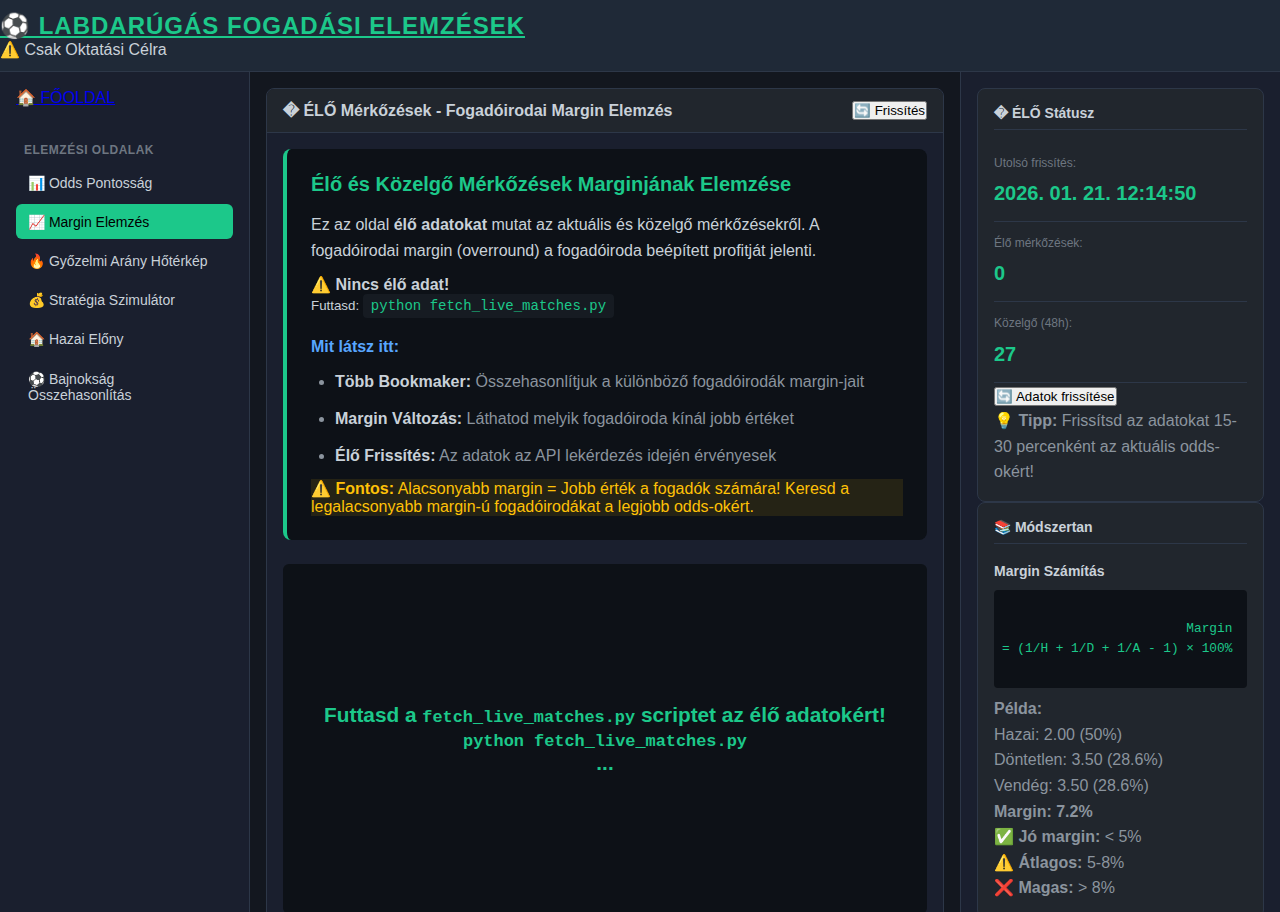
<file: margins.html>
<!DOCTYPE html>
<html lang="en" data-bs-theme="dark">
<head>
    <meta charset="UTF-8">
    <meta name="viewport" content="width=device-width, initial-scale=1.0">
    <title>Fogadóirodai Margin - Labdarúgás Fogadási Elemzések</title>
    
    <link href="https://cdn.jsdelivr.net/npm/bootstrap@5.3.6/dist/css/bootstrap.min.css" rel="stylesheet"
        integrity="sha384-4Q6Gf2aSP4eDXB8Miphtr37CMZZQ5oXLH2yaXMJ2w8e2ZtHTl7GptT4jmndRuHDT" crossorigin="anonymous">
    <script src="https://d3js.org/d3.v7.min.js"></script>
    <link rel="stylesheet" href="style.css">
</head>
<body>
    <nav class="navbar navbar-dark bg-dark-custom sticky-top">
        <div class="container-fluid px-3">
            <div class="navbar-brand-section">
                <a href="index.html" class="navbar-brand mb-0 h1">⚽ LABDARÚGÁS FOGADÁSI ELEMZÉSEK</a>
            </div>
            <div class="nav-actions">
                <span class="badge bg-warning text-dark">⚠️ Csak Oktatási Célra</span>
            </div>
        </div>
    </nav>

    <div class="main-container">
        <aside class="sidebar-left">
            <div class="sidebar-header">
                <a href="index.html" class="btn btn-sm btn-success w-100 mb-2">🏠 FŐOLDAL</a>
            </div>
            
            <div class="leagues-list">
                <div class="section-divider">ELEMZÉSI OLDALAK</div>
                
                <a href="odds-accuracy.html" class="league-item">
                    <div class="league-country">
                        <span>📊 Odds Pontosság</span>
                    </div>
                </a>
                <a href="margins.html" class="league-item active">
                    <div class="league-country">
                        <span>📈 Margin Elemzés</span>
                    </div>
                </a>
                <a href="win-rate.html" class="league-item">
                    <div class="league-country">
                        <span>🔥 Győzelmi Arány Hőtérkép</span>
                    </div>
                </a>
                <a href="strategy.html" class="league-item">
                    <div class="league-country">
                        <span>💰 Stratégia Szimulátor</span>
                    </div>
                </a>
                <a href="home-advantage.html" class="league-item">
                    <div class="league-country">
                        <span>🏠 Hazai Előny</span>
                    </div>
                </a>
                <a href="league-comparison.html" class="league-item">
                    <div class="league-country">
                        <span>⚽ Bajnokság Összehasonlítás</span>
                    </div>
                </a>
            </div>
        </aside>

        <main class="content-middle">
            <div class="data-card mb-3">
                <div class="data-card-header">
                    <h4>� ÉLŐ Mérkőzések - Fogadóirodai Margin Elemzés</h4>
                    <button class="btn btn-sm btn-outline-success" onclick="refreshLiveData()">🔄 Frissítés</button>
                </div>
                <div class="data-card-body">
                    <div class="analysis-description">
                        <h5>Élő és Közelgő Mérkőzések Marginjának Elemzése</h5>
                        <p>
                            Ez az oldal <strong>élő adatokat</strong> mutat az aktuális és közelgő mérkőzésekről. 
                            A fogadóirodai margin (overround) a fogadóiroda beépített profitját jelenti.
                        </p>
                        
                        <div id="live-stats" class="alert alert-info">
                            <strong>📊 Adatok betöltése...</strong>
                        </div>

                        <h6>Mit látsz itt:</h6>
                        <ul>
                            <li><strong>Több Bookmaker:</strong> Összehasonlítjuk a különböző fogadóirodák margin-jait</li>
                            <li><strong>Margin Változás:</strong> Láthatod melyik fogadóiroda kínál jobb értéket</li>
                            <li><strong>Élő Frissítés:</strong> Az adatok az API lekérdezés idején érvényesek</li>
                        </ul>

                        <div class="alert alert-warning mt-3">
                            <strong>⚠️ Fontos:</strong> Alacsonyabb margin = Jobb érték a fogadók számára!
                            Keresd a legalacsonyabb margin-ú fogadóirodákat a legjobb odds-okért.
                        </div>
                    </div>

                    <div id="viz2" class="chart-area"></div>
                    
                    <div id="matches-list" class="mt-4"></div>
                </div>
            </div>
        </main>

        <aside class="sidebar-right">
            <div class="stats-widget mb-3">
                <div class="widget-simple-header">� ÉLŐ Státusz</div>
                <div class="method-content">
                    <div class="metric-item">
                        <div class="metric-label">Utolsó frissítés:</div>
                        <div class="metric-value" id="last-update">-</div>
                    </div>
                    <div class="metric-item">
                        <div class="metric-label">Élő mérkőzések:</div>
                        <div class="metric-value text-danger" id="live-count">0</div>
                    </div>
                    <div class="metric-item">
                        <div class="metric-label">Közelgő (48h):</div>
                        <div class="metric-value text-warning" id="upcoming-count">0</div>
                    </div>
                    
                    <button class="btn btn-sm btn-primary w-100 mt-3" onclick="refreshLiveData()">
                        🔄 Adatok frissítése
                    </button>
                    
                    <div class="alert alert-info mt-3 small">
                        <strong>💡 Tipp:</strong> Frissítsd az adatokat 15-30 percenként az aktuális odds-okért!
                    </div>
                </div>
            </div>

            <div class="stats-widget mb-3">
                <div class="widget-simple-header">📚 Módszertan</div>
                <div class="method-content">
                    <h6>Margin Számítás</h6>
                    <code>
                        Margin = (1/H + 1/D + 1/A - 1) × 100%
                    </code>
                    
                    <p class="mt-3"><strong>Példa:</strong></p>
                    <p>Hazai: 2.00 (50%)<br>
                       Döntetlen: 3.50 (28.6%)<br>
                       Vendég: 3.50 (28.6%)</p>
                    <p><strong>Margin: 7.2%</strong></p>

                    <div class="alert alert-success mt-3 small">
                        <strong>✅ Jó margin:</strong> &lt; 5%<br>
                        <strong>⚠️ Átlagos:</strong> 5-8%<br>
                        <strong>❌ Magas:</strong> &gt; 8%
                    </div>
                </div>
            </div>

            <div class="stats-widget">
                <div class="widget-simple-header">📊 Statisztikák</div>
                <div class="metrics-content">
                    <div class="metric-item">
                        <div class="metric-label">Átlag Margin</div>
                        <div class="metric-value" id="avg-margin">-</div>
                    </div>
                    <div class="metric-item">
                        <div class="metric-label">Legjobb Margin</div>
                        <div class="metric-value text-success" id="min-margin">-</div>
                    </div>
                    <div class="metric-item">
                        <div class="metric-label">Legrosszabb Margin</div>
                        <div class="metric-value text-danger" id="max-margin">-</div>
                    </div>
                </div>
            </div>
        </aside>
    </div>

    <script src="https://cdn.jsdelivr.net/npm/bootstrap@5.3.6/dist/js/bootstrap.bundle.min.js"
        integrity="sha384-j1CDi7MgGQ12Z7Qab0qlWQ/Qqz24Gc6BM0thvEMVjHnfYGF0rmFCozFSxQBxwHKO"
        crossorigin="anonymous"></script>
    <script src="script.js"></script>
    <script>
        let liveMatchesData = null;

        document.addEventListener('DOMContentLoaded', function() {
            loadLiveMatches();
        });
        
        async function loadLiveMatches() {
            try {
                console.log('📡 Élő mérkőzések betöltése...');
                const response = await fetch('data/live_matches.json');
                
                if (!response.ok) {
                    throw new Error('Nincs élő adat - futtasd a fetch_live_matches.py scriptet!');
                }
                
                liveMatchesData = await response.json();
                console.log(`✅ ${liveMatchesData.total_matches} élő/közelgő mérkőzés betöltve`);
                
                updateLiveStats();
                createLiveViz2();
                displayMatchesList();
                
            } catch (error) {
                console.error('❌ Hiba:', error);
                document.getElementById('live-stats').innerHTML = `
                    <strong>⚠️ Nincs élő adat!</strong><br>
                    <small>Futtasd: <code>python fetch_live_matches.py</code></small>
                `;
                document.getElementById('viz2').innerHTML = `
                    <div class="loading">
                        <p>Futtasd a <code>fetch_live_matches.py</code> scriptet az élő adatokért!</p>
                        <p><code>python fetch_live_matches.py</code></p>
                    </div>
                `;
            }
        }
        
        function updateLiveStats() {
            if (!liveMatchesData) return;
            
            const matches = liveMatchesData.matches;
            const liveCount = matches.filter(m => m.status.includes('🔴')).length;
            const upcomingCount = matches.length - liveCount;
            
            // Margin statisztikák
            const margins = matches.map(m => m.avg_margin);
            const avgMargin = (margins.reduce((a, b) => a + b, 0) / margins.length).toFixed(2);
            const minMargin = Math.min(...margins).toFixed(2);
            const maxMargin = Math.max(...margins).toFixed(2);
            
            document.getElementById('last-update').textContent = new Date(liveMatchesData.updated).toLocaleString('hu-HU');
            document.getElementById('live-count').textContent = liveCount;
            document.getElementById('upcoming-count').textContent = upcomingCount;
            document.getElementById('avg-margin').textContent = avgMargin + '%';
            document.getElementById('min-margin').textContent = minMargin + '%';
            document.getElementById('max-margin').textContent = maxMargin + '%';
            
            document.getElementById('live-stats').innerHTML = `
                <strong>📊 ${matches.length} mérkőzés betöltve</strong><br>
                <small>Utoljára frissítve: ${new Date(liveMatchesData.updated).toLocaleString('hu-HU')}</small><br>
                <small>🔴 ${liveCount} élő | ⏰ ${upcomingCount} közelgő</small>
            `;
        }
        
        function createLiveViz2() {
            // Használjuk az új createLiveMarginChart függvényt élő adatokkal
            if (liveMatchesData && typeof window.createLiveMarginChart === 'function') {
                window.createLiveMarginChart(liveMatchesData);
            } else {
                console.warn('Nincs élő adat vagy createLiveMarginChart nem található');
                document.getElementById('viz2').innerHTML = `
                    <div class="loading">
                        <p>⚠️ Futtasd a scriptet az élő adatokért:</p>
                        <p><code>python fetch_live_matches.py</code></p>
                    </div>
                `;
            }
        }
        
        function displayMatchesList() {
            if (!liveMatchesData) return;
            
            const container = document.getElementById('matches-list');
            const matches = liveMatchesData.matches;
            
            let html = '<h5>📋 Mérkőzések listája</h5>';
            html += '<div class="table-responsive"><table class="table table-sm table-dark table-hover">';
            html += '<thead><tr><th>Státusz</th><th>Liga</th><th>Mérkőzés</th><th>Bookmakers</th><th>Átlag Margin</th></tr></thead><tbody>';
            
            matches.forEach(match => {
                html += `<tr>
                    <td>${match.status}</td>
                    <td><small>${match.league}</small></td>
                    <td><strong>${match.home_team}</strong> vs <strong>${match.away_team}</strong></td>
                    <td><small>${match.num_bookmakers} iroda</small></td>
                    <td><span class="badge ${match.avg_margin < 5 ? 'bg-success' : match.avg_margin < 8 ? 'bg-warning' : 'bg-danger'}">${match.avg_margin}%</span></td>
                </tr>`;
            });
            
            html += '</tbody></table></div>';
            container.innerHTML = html;
        }
        
        function refreshLiveData() {
            document.getElementById('live-stats').innerHTML = '<strong>🔄 Frissítés...</strong>';
            loadLiveMatches();
        }
    </script>
</body>
</html>
</file>
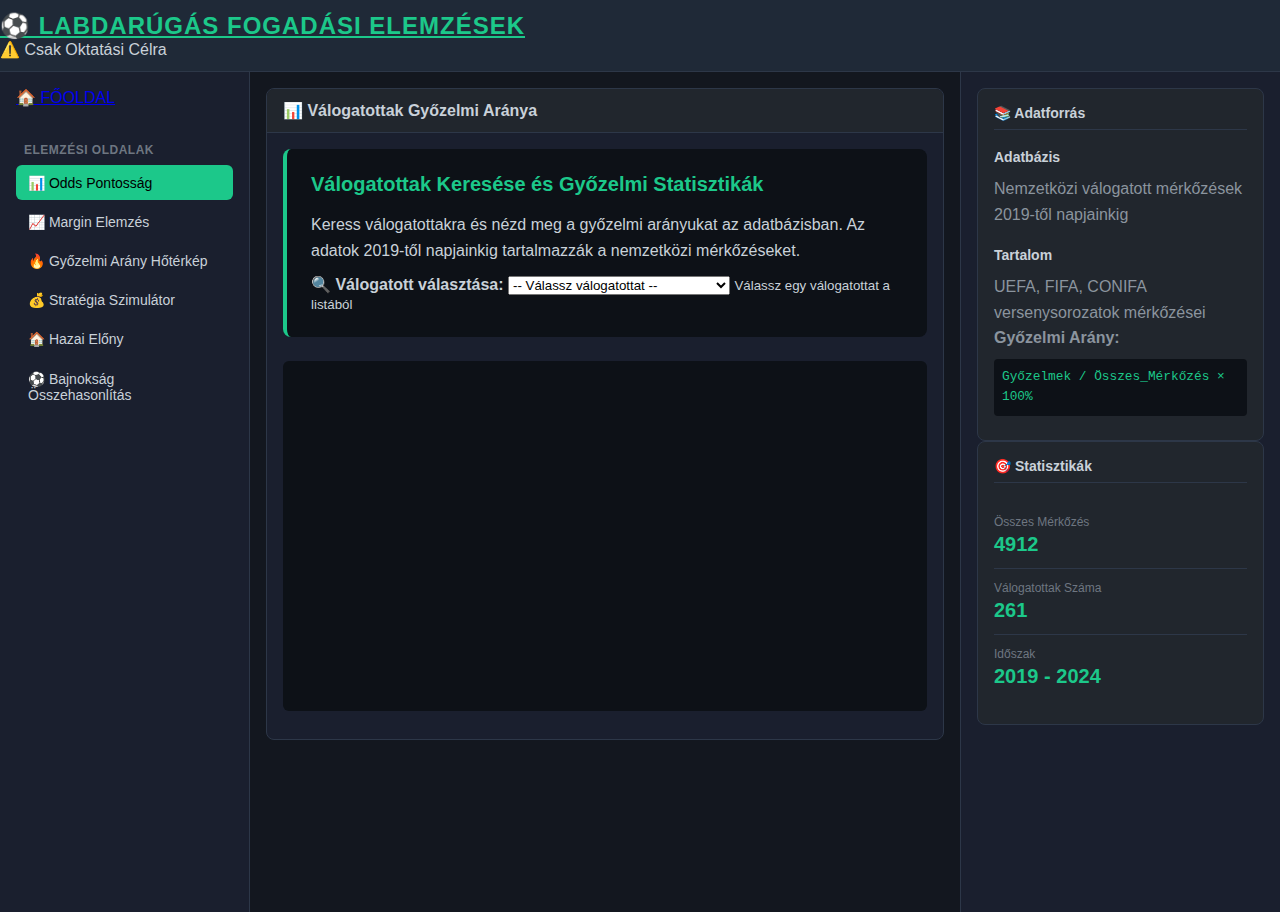
<file: odds-accuracy.html>
<!DOCTYPE html>
<html lang="en" data-bs-theme="dark">
<head>
    <meta charset="UTF-8">
    <meta name="viewport" content="width=device-width, initial-scale=1.0">
    <title>Odds Pontosság Elemzés - Labdarúgás Fogadási Elemzések</title>
    
    <link href="https://cdn.jsdelivr.net/npm/bootstrap@5.3.6/dist/css/bootstrap.min.css" rel="stylesheet"
        integrity="sha384-4Q6Gf2aSP4eDXB8Miphtr37CMZZQ5oXLH2yaXMJ2w8e2ZtHTl7GptT4jmndRuHDT" crossorigin="anonymous">
    <script src="https://d3js.org/d3.v7.min.js"></script>
    <link rel="stylesheet" href="style.css">
</head>
<body>
    <nav class="navbar navbar-dark bg-dark-custom sticky-top">
        <div class="container-fluid px-3">
            <div class="navbar-brand-section">
                <a href="index.html" class="navbar-brand mb-0 h1">⚽ LABDARÚGÁS FOGADÁSI ELEMZÉSEK</a>
            </div>
            <div class="nav-actions">
                <span class="badge bg-warning text-dark">⚠️ Csak Oktatási Célra</span>
            </div>
        </div>
    </nav>

    <div class="main-container">
        <aside class="sidebar-left">
            <div class="sidebar-header">
                <a href="index.html" class="btn btn-sm btn-success w-100 mb-2">🏠 FŐOLDAL</a>
            </div>
            
            <div class="leagues-list">
                <div class="section-divider">ELEMZÉSI OLDALAK</div>
                
                <a href="odds-accuracy.html" class="league-item active">
                    <div class="league-country">
                        <span>📊 Odds Pontosság</span>
                    </div>
                </a>
                <a href="margins.html" class="league-item">
                    <div class="league-country">
                        <span>📈 Margin Elemzés</span>
                    </div>
                </a>
                <a href="win-rate.html" class="league-item">
                    <div class="league-country">
                        <span>🔥 Győzelmi Arány Hőtérkép</span>
                    </div>
                </a>
                <a href="strategy.html" class="league-item">
                    <div class="league-country">
                        <span>💰 Stratégia Szimulátor</span>
                    </div>
                </a>
                <a href="home-advantage.html" class="league-item">
                    <div class="league-country">
                        <span>🏠 Hazai Előny</span>
                    </div>
                </a>
                <a href="league-comparison.html" class="league-item">
                    <div class="league-country">
                        <span>⚽ Bajnokság Összehasonlítás</span>
                    </div>
                </a>
            </div>
        </aside>

        <main class="content-middle">
            <div class="data-card mb-3">
                <div class="data-card-header">
                    <h4>📊 Válogatottak Győzelmi Aránya</h4>
                </div>
                <div class="data-card-body">
                    <div class="analysis-description">
                        <h5>Válogatottak Keresése és Győzelmi Statisztikák</h5>
                        <p>
                            Keress válogatottakra és nézd meg a győzelmi arányukat az adatbázisban. 
                            Az adatok 2019-től napjainkig tartalmazzák a nemzetközi mérkőzéseket.
                        </p>
                        
                        <!-- Legördülő lista -->
                        <div class="mb-4">
                            <label for="teamSelect" class="form-label"><strong>🔍 Válogatott választása:</strong></label>
                            <select class="form-select" id="teamSelect">
                                <option value="">-- Válassz válogatottat --</option>
                            </select>
                            <small class="form-text text-muted">Válassz egy válogatottat a listából</small>
                        </div>

                        <!-- Kiválasztott csapat statisztikái -->
                        <div id="teamStats" class="mt-4" style="display: none;">
                            <div class="alert alert-success">
                                <h5 id="teamName"></h5>
                                <div class="row mt-3">
                                    <div class="col-md-3">
                                        <div class="text-center">
                                            <h3 class="text-success" id="winRate">-</h3>
                                            <small>Győzelmi Arány</small>
                                        </div>
                                    </div>
                                    <div class="col-md-3">
                                        <div class="text-center">
                                            <h3 class="text-primary" id="totalMatches">-</h3>
                                            <small>Összes Mérkőzés</small>
                                        </div>
                                    </div>
                                    <div class="col-md-2">
                                        <div class="text-center">
                                            <h3 class="text-success" id="wins">-</h3>
                                            <small>Győzelem</small>
                                        </div>
                                    </div>
                                    <div class="col-md-2">
                                        <div class="text-center">
                                            <h3 class="text-warning" id="draws">-</h3>
                                            <small>Döntetlen</small>
                                        </div>
                                    </div>
                                    <div class="col-md-2">
                                        <div class="text-center">
                                            <h3 class="text-danger" id="losses">-</h3>
                                            <small>Vereség</small>
                                        </div>
                                    </div>
                                </div>
                                <div class="row mt-3">
                                    <div class="col-md-6">
                                        <strong>Rúgott Gólok:</strong> <span id="goalsFor">-</span>
                                    </div>
                                    <div class="col-md-6">
                                        <strong>Kapott Gólok:</strong> <span id="goalsAgainst">-</span>
                                    </div>
                                </div>
                            </div>
                        </div>
                    </div>

                    <div id="viz1" class="chart-area mt-4"></div>
                </div>
            </div>
        </main>

        <aside class="sidebar-right">
            <div class="stats-widget mb-3">
                <div class="widget-simple-header">📚 Adatforrás</div>
                <div class="method-content">
                    <h6>Adatbázis</h6>
                    <p>Nemzetközi válogatott mérkőzések 2019-től napjainkig</p>
                    
                    <h6>Tartalom</h6>
                    <p>UEFA, FIFA, CONIFA versenysorozatok mérkőzései</p>
                    
                    <p class="mt-2"><strong>Győzelmi Arány:</strong></p>
                    <code>Győzelmek / Összes_Mérkőzés × 100%</code>
                </div>
            </div>

            <div class="stats-widget">
                <div class="widget-simple-header">🎯 Statisztikák</div>
                <div class="metrics-content">
                    <div class="metric-item">
                        <div class="metric-label">Összes Mérkőzés</div>
                        <div class="metric-value" id="total-matches">-</div>
                    </div>
                    <div class="metric-item">
                        <div class="metric-label">Válogatottak Száma</div>
                        <div class="metric-value" id="total-teams">-</div>
                    </div>
                    <div class="metric-item">
                        <div class="metric-label">Időszak</div>
                        <div class="metric-value">2019 - 2024</div>
                    </div>
                </div>
            </div>
        </aside>
    </div>

    <script src="https://cdn.jsdelivr.net/npm/bootstrap@5.3.6/dist/js/bootstrap.bundle.min.js"
        integrity="sha384-j1CDi7MgGQ12Z7Qab0qlWQ/Qqz24Gc6BM0thvEMVjHnfYGF0rmFCozFSxQBxwHKO"
        crossorigin="anonymous"></script>
    <script src="https://d3js.org/d3.v7.min.js"></script>
    <script>
        let matchData = [];
        let teamStats = {};

        // CSV betöltése és feldolgozása
        async function loadMatchData() {
            try {
                console.log('🔄 Adatok betöltése kezdődik...');
                const response = await fetch('data/adatokfoci.csv');
                
                if (!response.ok) {
                    throw new Error(`HTTP hiba! Státusz: ${response.status}`);
                }
                
                const csvText = await response.text();
                console.log('📄 CSV betöltve, karakterek:', csvText.length);
                
                const lines = csvText.trim().split('\n');
                console.log('📊 Összes sor:', lines.length);
                console.log('📋 Első sor (fejléc):', lines[0]);
                
                // Kihagyjuk az első sort (fejléc)
                const dataLines = lines.slice(1);
                console.log('📊 Adat sorok (fejléc nélkül):', dataLines.length);
                console.log('📋 Első adat sor:', dataLines[0]);
                
                matchData = dataLines.map(line => {
                    const parts = line.split(',');
                    return {
                        date: parts[0]?.trim(),
                        home: parts[1]?.trim(),
                        away: parts[2]?.trim(),
                        homeScore: parseInt(parts[3]),
                        awayScore: parseInt(parts[4]),
                        tournament: parts[5]?.trim(),
                        neutral: parts[6]?.trim() === 'TRUE'
                    };
                }).filter(match => match.home && match.away && !isNaN(match.homeScore) && !isNaN(match.awayScore));

                console.log('✅ Feldolgozott mérkőzések:', matchData.length);
                console.log('🔍 Első mérkőzés:', matchData[0]);
                
                calculateTeamStats();
                console.log('📊 Csapatok száma:', Object.keys(teamStats).length);
                console.log('🔍 Első 10 csapat:', Object.keys(teamStats).sort().slice(0, 10));
                
                updateOverallStats();
                populateTeamSelect();
                
                console.log('✅ Minden kész! Lista elemek száma:', document.getElementById('teamSelect').options.length);
            } catch (error) {
                console.error('❌ Hiba az adatok betöltésénél:', error);
                alert('Hiba: Nem sikerült betölteni az adatokat. Ellenőrizd a konzolt (F12) a részletekért.');
            }
        }

        // Csapatok statisztikáinak kiszámítása
        function calculateTeamStats() {
            teamStats = {};

            matchData.forEach(match => {
                if (!match.home || !match.away) return;

                // Hazai csapat
                if (!teamStats[match.home]) {
                    teamStats[match.home] = { matches: 0, wins: 0, draws: 0, losses: 0, goalsFor: 0, goalsAgainst: 0 };
                }
                teamStats[match.home].matches++;
                teamStats[match.home].goalsFor += match.homeScore;
                teamStats[match.home].goalsAgainst += match.awayScore;

                if (match.homeScore > match.awayScore) {
                    teamStats[match.home].wins++;
                } else if (match.homeScore === match.awayScore) {
                    teamStats[match.home].draws++;
                } else {
                    teamStats[match.home].losses++;
                }

                // Vendég csapat
                if (!teamStats[match.away]) {
                    teamStats[match.away] = { matches: 0, wins: 0, draws: 0, losses: 0, goalsFor: 0, goalsAgainst: 0 };
                }
                teamStats[match.away].matches++;
                teamStats[match.away].goalsFor += match.awayScore;
                teamStats[match.away].goalsAgainst += match.homeScore;

                if (match.awayScore > match.homeScore) {
                    teamStats[match.away].wins++;
                } else if (match.homeScore === match.awayScore) {
                    teamStats[match.away].draws++;
                } else {
                    teamStats[match.away].losses++;
                }
            });
        }

        // Oldal betöltése
        document.addEventListener('DOMContentLoaded', function() {
            console.log('🚀 Oldal betöltve, adatok lekérése indul...');
            loadMatchData();

            const teamSelect = document.getElementById('teamSelect');

            teamSelect.addEventListener('change', function() {
                const teamName = this.value;
                if (teamName) {
                    showTeamStats(teamName);
                } else {
                    document.getElementById('teamStats').style.display = 'none';
                    d3.select('#viz1').selectAll('*').remove();
                }
            });
        });

        // Legördülő lista feltöltése
        function populateTeamSelect() {
            const teamSelect = document.getElementById('teamSelect');
            const teams = Object.keys(teamStats).sort();

            console.log('📋 Legördülő lista feltöltése kezdődik...');
            console.log('📊 Csapatok száma:', teams.length);
            console.log('🔍 Első 10 csapat:', teams.slice(0, 10));

            // Töröljük az alapértelmezett opción kívül mindent
            teamSelect.innerHTML = '<option value="">-- Válassz válogatottat --</option>';

            teams.forEach((team, index) => {
                const option = document.createElement('option');
                option.value = team;
                option.textContent = team;
                teamSelect.appendChild(option);
                
                if (index < 5) {
                    console.log(`  ➕ Hozzáadva: ${team}`);
                }
            });

            console.log('✅ Legördülő lista feltöltve:', teamSelect.options.length, 'opció');
        }

        // Csapat statisztikáinak megjelenítése
        function showTeamStats(teamName) {
            const stats = teamStats[teamName];
            if (!stats) return;

            const winRate = ((stats.wins / stats.matches) * 100).toFixed(1);

            document.getElementById('teamStats').style.display = 'block';
            document.getElementById('teamName').textContent = `🏆 ${teamName}`;
            document.getElementById('winRate').textContent = `${winRate}%`;
            document.getElementById('totalMatches').textContent = stats.matches;
            document.getElementById('wins').textContent = stats.wins;
            document.getElementById('draws').textContent = stats.draws;
            document.getElementById('losses').textContent = stats.losses;
            document.getElementById('goalsFor').textContent = stats.goalsFor;
            document.getElementById('goalsAgainst').textContent = stats.goalsAgainst;

            createTeamChart(teamName, stats);
        }

        // Összesített statisztikák
        function updateOverallStats() {
            document.getElementById('total-matches').textContent = matchData.length;
            document.getElementById('total-teams').textContent = Object.keys(teamStats).length;
        }

        // Csapat diagram
        function createTeamChart(teamName, stats) {
            const viz = d3.select('#viz1');
            viz.selectAll('*').remove();

            const data = [
                { label: 'Győzelem', value: stats.wins, color: '#28a745' },
                { label: 'Döntetlen', value: stats.draws, color: '#ffc107' },
                { label: 'Vereség', value: stats.losses, color: '#dc3545' }
            ];

            const width = viz.node().getBoundingClientRect().width;
            const height = 400;
            const margin = { top: 40, right: 30, bottom: 80, left: 60 };

            const svg = viz.append('svg')
                .attr('width', width)
                .attr('height', height);

            const chartWidth = width - margin.left - margin.right;
            const chartHeight = height - margin.top - margin.bottom;

            const g = svg.append('g')
                .attr('transform', `translate(${margin.left},${margin.top})`);

            const x = d3.scaleBand()
                .domain(data.map(d => d.label))
                .range([0, chartWidth])
                .padding(0.3);

            const y = d3.scaleLinear()
                .domain([0, d3.max(data, d => d.value)])
                .nice()
                .range([chartHeight, 0]);

            g.selectAll('.bar')
                .data(data)
                .enter()
                .append('rect')
                .attr('class', 'bar')
                .attr('x', d => x(d.label))
                .attr('y', d => y(d.value))
                .attr('width', x.bandwidth())
                .attr('height', d => chartHeight - y(d.value))
                .attr('fill', d => d.color);

            g.selectAll('.label')
                .data(data)
                .enter()
                .append('text')
                .attr('x', d => x(d.label) + x.bandwidth() / 2)
                .attr('y', d => y(d.value) - 5)
                .attr('text-anchor', 'middle')
                .attr('fill', '#fff')
                .style('font-size', '14px')
                .style('font-weight', 'bold')
                .text(d => d.value);

            g.append('g')
                .attr('transform', `translate(0,${chartHeight + 5})`)
                .call(d3.axisBottom(x))
                .selectAll('text')
                .style('fill', '#fff');
            
            g.selectAll('.domain')
                .remove();
            
            g.selectAll('.tick line')
                .remove();

            g.append('g')
                .call(d3.axisLeft(y))
                .selectAll('text')
                .style('fill', '#fff');

            svg.append('text')
                .attr('x', width / 2)
                .attr('y', 20)
                .attr('text-anchor', 'middle')
                .style('font-size', '18px')
                .style('font-weight', 'bold')
                .style('fill', '#fff')
                .text(`${teamName} - Mérkőzés Eredmények`);
        }

        function createAllVisualizations() {
            // Nincs szükség vizualizációra automatikusan
        }
    </script>
</body>
</html>
</file>
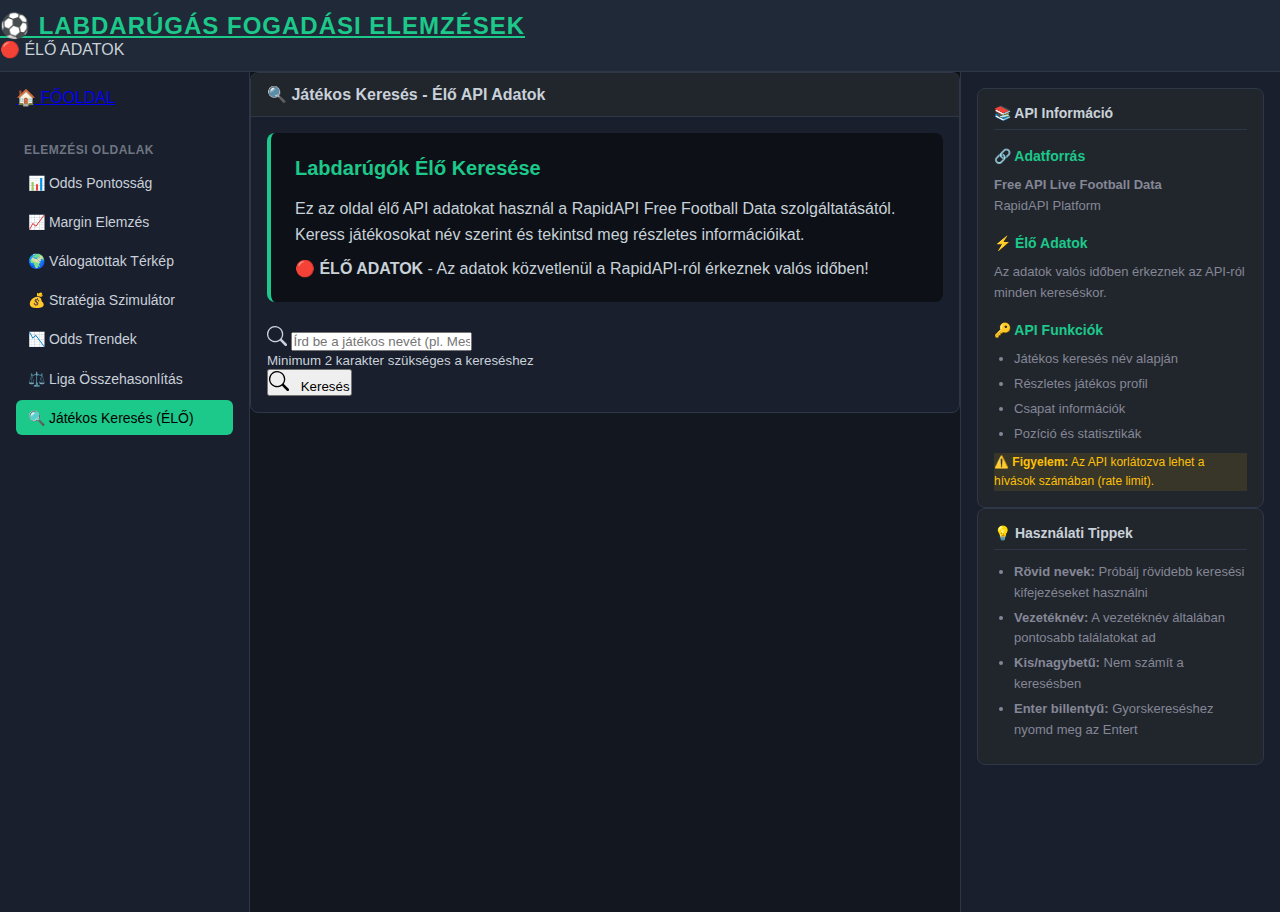
<file: players-search.html>
<!DOCTYPE html>
<html lang="hu" data-bs-theme="dark">
<head>
    <meta charset="UTF-8">
    <meta name="viewport" content="width=device-width, initial-scale=1.0">
    <title>Játékos Keresés - Élő Adatok</title>
    
    <link href="https://cdn.jsdelivr.net/npm/bootstrap@5.3.6/dist/css/bootstrap.min.css" rel="stylesheet"
        integrity="sha384-4Q6Gf2aSP4eDXB8Miphtr37CMZZQ5oXLH2yaXMJ2w8e2ZtHTl7GptT4jmndRuHDT" crossorigin="anonymous">
    <script src="https://d3js.org/d3.v7.min.js"></script>
    <link rel="stylesheet" href="style.css">
</head>
<body>
    <nav class="navbar navbar-dark bg-dark-custom sticky-top">
        <div class="container-fluid px-3">
            <div class="navbar-brand-section">
                <a href="index.html" class="navbar-brand mb-0 h1">⚽ LABDARÚGÁS FOGADÁSI ELEMZÉSEK</a>
            </div>
            <div class="nav-actions">
                <span class="badge bg-success text-white">🔴 ÉLŐ ADATOK</span>
            </div>
        </div>
    </nav>

    <div class="main-container">
        <aside class="sidebar-left">
            <div class="sidebar-header">
                <a href="index.html" class="btn btn-sm btn-success w-100 mb-2">🏠 FŐOLDAL</a>
            </div>
            
            <div class="leagues-list">
                <div class="section-divider">ELEMZÉSI OLDALAK</div>
                
                <a href="odds-accuracy.html" class="league-item">
                    <div class="league-country">
                        <span>📊 Odds Pontosság</span>
                    </div>
                </a>
                <a href="margins.html" class="league-item">
                    <div class="league-country">
                        <span>📈 Margin Elemzés</span>
                    </div>
                </a>
                <a href="win-rate.html" class="league-item">
                    <div class="league-country">
                        <span>🌍 Válogatottak Térkép</span>
                    </div>
                </a>
                <a href="strategy.html" class="league-item">
                    <div class="league-country">
                        <span>💰 Stratégia Szimulátor</span>
                    </div>
                </a>
                <a href="odds-trends.html" class="league-item">
                    <div class="league-country">
                        <span>📉 Odds Trendek</span>
                    </div>
                </a>
                <a href="comparison.html" class="league-item">
                    <div class="league-country">
                        <span>⚖️ Liga Összehasonlítás</span>
                    </div>
                </a>
                <a href="players-search.html" class="league-item active">
                    <div class="league-country">
                        <span>🔍 Játékos Keresés (ÉLŐ)</span>
                    </div>
                </a>
            </div>
        </aside>

        <main class="content-area">
            <div class="data-card">
                <div class="data-card-header">
                    <h4>🔍 Játékos Keresés - Élő API Adatok</h4>
                </div>
                <div class="data-card-body">
                    <div class="analysis-description">
                        <h5>Labdarúgók Élő Keresése</h5>
                        <p>
                            Ez az oldal élő API adatokat használ a RapidAPI Free Football Data szolgáltatásától.
                            Keress játékosokat név szerint és tekintsd meg részletes információikat.
                        </p>
                        
                        <div class="alert alert-success mt-3 mb-4">
                            <strong>🔴 ÉLŐ ADATOK</strong> - Az adatok közvetlenül a RapidAPI-ról érkeznek valós időben!
                        </div>
                    </div>

                    <!-- Keresési felület -->
                    <div class="search-container mb-4">
                        <div class="row g-3">
                            <div class="col-md-8">
                                <div class="input-group input-group-lg">
                                    <span class="input-group-text bg-dark text-success border-success">
                                        <svg xmlns="http://www.w3.org/2000/svg" width="20" height="20" fill="currentColor" viewBox="0 0 16 16">
                                            <path d="M11.742 10.344a6.5 6.5 0 1 0-1.397 1.398h-.001c.03.04.062.078.098.115l3.85 3.85a1 1 0 0 0 1.415-1.414l-3.85-3.85a1.007 1.007 0 0 0-.115-.1zM12 6.5a5.5 5.5 0 1 1-11 0 5.5 5.5 0 0 1 11 0z"/>
                                        </svg>
                                    </span>
                                    <input type="text" 
                                           id="playerSearchInput" 
                                           class="form-control form-control-lg bg-dark text-white border-success" 
                                           placeholder="Írd be a játékos nevét (pl. Messi, Ronaldo, Mbappé)..."
                                           autocomplete="off">
                                </div>
                                <small class="text-muted">Minimum 2 karakter szükséges a kereséshez</small>
                            </div>
                            <div class="col-md-4">
                                <button id="searchBtn" class="btn btn-success btn-lg w-100">
                                    <svg xmlns="http://www.w3.org/2000/svg" width="20" height="20" fill="currentColor" viewBox="0 0 16 16" style="margin-right: 8px;">
                                        <path d="M11.742 10.344a6.5 6.5 0 1 0-1.397 1.398h-.001c.03.04.062.078.098.115l3.85 3.85a1 1 0 0 0 1.415-1.414l-3.85-3.85a1.007 1.007 0 0 0-.115-.1zM12 6.5a5.5 5.5 0 1 1-11 0 5.5 5.5 0 0 1 11 0z"/>
                                    </svg>
                                    Keresés
                                </button>
                            </div>
                        </div>
                    </div>

                    <!-- Betöltés jelző -->
                    <div id="loadingIndicator" class="text-center py-5" style="display: none;">
                        <div class="spinner-border text-success" role="status" style="width: 3rem; height: 3rem;">
                            <span class="visually-hidden">Betöltés...</span>
                        </div>
                        <p class="mt-3 text-success fw-bold">Élő adatok lekérdezése...</p>
                    </div>

                    <!-- Hiba üzenet -->
                    <div id="errorMessage" class="alert alert-danger" style="display: none;"></div>

                    <!-- Találatok száma -->
                    <div id="resultCount" class="mb-3" style="display: none;"></div>

                    <!-- Eredmények -->
                    <div id="playersResults" class="row g-3"></div>

                </div>
            </div>
        </main>

        <aside class="sidebar-right">
            <div class="stats-widget mb-3">
                <div class="widget-simple-header">📚 API Információ</div>
                <div class="method-content">
                    <h6 style="color: #1cc88a; margin-top: 15px;">🔗 Adatforrás</h6>
                    <p style="font-size: 13px; color: #858796; margin-bottom: 10px;">
                        <strong>Free API Live Football Data</strong><br>
                        RapidAPI Platform
                    </p>
                    
                    <h6 style="color: #1cc88a; margin-top: 15px;">⚡ Élő Adatok</h6>
                    <p style="font-size: 13px; color: #858796; margin-bottom: 10px;">
                        Az adatok valós időben érkeznek az API-ról minden kereséskor.
                    </p>

                    <h6 style="color: #1cc88a; margin-top: 15px;">🔑 API Funkciók</h6>
                    <ul style="font-size: 13px; color: #858796; padding-left: 20px;">
                        <li>Játékos keresés név alapján</li>
                        <li>Részletes játékos profil</li>
                        <li>Csapat információk</li>
                        <li>Pozíció és statisztikák</li>
                    </ul>

                    <div class="alert alert-warning mt-3" style="font-size: 12px;">
                        <strong>⚠️ Figyelem:</strong> Az API korlátozva lehet a hívások számában (rate limit).
                    </div>
                </div>
            </div>

            <div class="stats-widget mb-3">
                <div class="widget-simple-header">💡 Használati Tippek</div>
                <div class="method-content">
                    <ul style="font-size: 13px; color: #858796; padding-left: 20px;">
                        <li><strong>Rövid nevek:</strong> Próbálj rövidebb keresési kifejezéseket használni</li>
                        <li><strong>Vezetéknév:</strong> A vezetéknév általában pontosabb találatokat ad</li>
                        <li><strong>Kis/nagybetű:</strong> Nem számít a keresésben</li>
                        <li><strong>Enter billentyű:</strong> Gyorskereséshez nyomd meg az Entert</li>
                    </ul>
                </div>
            </div>
        </aside>
    </div>

    <script src="https://cdn.jsdelivr.net/npm/bootstrap@5.3.6/dist/js/bootstrap.bundle.min.js"></script>
    <script src="script.js"></script>
    <script>
        document.addEventListener('DOMContentLoaded', function() {
            // Enter billentyű kezelése
            document.getElementById('playerSearchInput').addEventListener('keypress', function(e) {
                if (e.key === 'Enter') {
                    document.getElementById('searchBtn').click();
                }
            });

            // Keresés gomb
            document.getElementById('searchBtn').addEventListener('click', function() {
                const searchTerm = document.getElementById('playerSearchInput').value.trim();
                if (searchTerm.length >= 2) {
                    searchPlayers(searchTerm);
                } else {
                    showError('Kérlek adj meg legalább 2 karaktert a kereséshez!');
                }
            });
        });

        async function searchPlayers(searchTerm) {
            const loadingIndicator = document.getElementById('loadingIndicator');
            const errorMessage = document.getElementById('errorMessage');
            const resultCount = document.getElementById('resultCount');
            const playersResults = document.getElementById('playersResults');

            // UI reset
            loadingIndicator.style.display = 'block';
            errorMessage.style.display = 'none';
            resultCount.style.display = 'none';
            playersResults.innerHTML = '';

            try {
                const response = await fetch(`https://free-api-live-football-data.p.rapidapi.com/football-players-search?search=${encodeURIComponent(searchTerm)}`, {
                    method: 'GET',
                    headers: {
                        'X-Rapidapi-Key': 'b45fdc1f51msheec97557905d95ap131973jsna8c84c280bba',
                        'X-Rapidapi-Host': 'free-api-live-football-data.p.rapidapi.com'
                    }
                });

                loadingIndicator.style.display = 'none';

                if (!response.ok) {
                    throw new Error(`API hiba: ${response.status} ${response.statusText}`);
                }

                const data = await response.json();
                console.log('API válasz:', data);

                // Ellenőrizzük a válasz struktúráját
                const players = data.response || data.data || data.players || data;
                
                if (!players || (Array.isArray(players) && players.length === 0)) {
                    showError(`Nincs találat a(z) "${searchTerm}" keresésre. Próbálj más nevet!`);
                    return;
                }

                // Találatok megjelenítése
                displayPlayers(Array.isArray(players) ? players : [players], searchTerm);

            } catch (error) {
                loadingIndicator.style.display = 'none';
                console.error('Keresési hiba:', error);
                showError(`Hiba történt: ${error.message}<br><small>Ellenőrizd az internetkapcsolatot vagy az API kulcsot.</small>`);
            }
        }

        function displayPlayers(players, searchTerm) {
            const resultCount = document.getElementById('resultCount');
            const playersResults = document.getElementById('playersResults');

            resultCount.innerHTML = `<div class="alert alert-success"><strong>✅ ${players.length} találat</strong> a(z) "<em>${searchTerm}</em>" keresésre</div>`;
            resultCount.style.display = 'block';

            players.forEach(player => {
                const card = createPlayerCard(player);
                playersResults.innerHTML += card;
            });
        }

        function createPlayerCard(player) {
            // API válasz mezőinek feldolgozása (rugalmas struktúra)
            const name = player.name || player.player_name || player.playerName || 'Ismeretlen';
            const team = player.team || player.club || player.current_team || 'N/A';
            const position = player.position || player.pos || 'N/A';
            const nationality = player.nationality || player.country || 'N/A';
            const age = player.age || '';
            const number = player.number || player.shirt_number || '';
            const photo = player.photo || player.image || player.player_image || '';

            return `
                <div class="col-md-6 col-lg-4">
                    <div class="card bg-dark border-success h-100">
                        <div class="card-body">
                            <div class="d-flex align-items-center mb-3">
                                ${photo ? `<img src="${photo}" alt="${name}" class="rounded-circle me-3" style="width: 60px; height: 60px; object-fit: cover; border: 2px solid #1cc88a;">` : '<div class="rounded-circle me-3 bg-secondary d-flex align-items-center justify-content-center" style="width: 60px; height: 60px; border: 2px solid #1cc88a;"><span style="font-size: 24px;">⚽</span></div>'}
                                <div>
                                    <h5 class="card-title mb-1 text-success">${name}</h5>
                                    ${number ? `<span class="badge bg-success">#${number}</span>` : ''}
                                </div>
                            </div>
                            
                            <div class="player-info">
                                <div class="info-row mb-2">
                                    <span class="text-muted">🏟️ Csapat:</span>
                                    <strong class="text-white">${team}</strong>
                                </div>
                                <div class="info-row mb-2">
                                    <span class="text-muted">📍 Pozíció:</span>
                                    <strong class="text-white">${position}</strong>
                                </div>
                                <div class="info-row mb-2">
                                    <span class="text-muted">🌍 Nemzetiség:</span>
                                    <strong class="text-white">${nationality}</strong>
                                </div>
                                ${age ? `<div class="info-row mb-2"><span class="text-muted">🎂 Kor:</span><strong class="text-white">${age} év</strong></div>` : ''}
                            </div>
                        </div>
                    </div>
                </div>
            `;
        }

        function showError(message) {
            const errorMessage = document.getElementById('errorMessage');
            errorMessage.innerHTML = message;
            errorMessage.style.display = 'block';
        }
    </script>
</body>
</html>
</file>
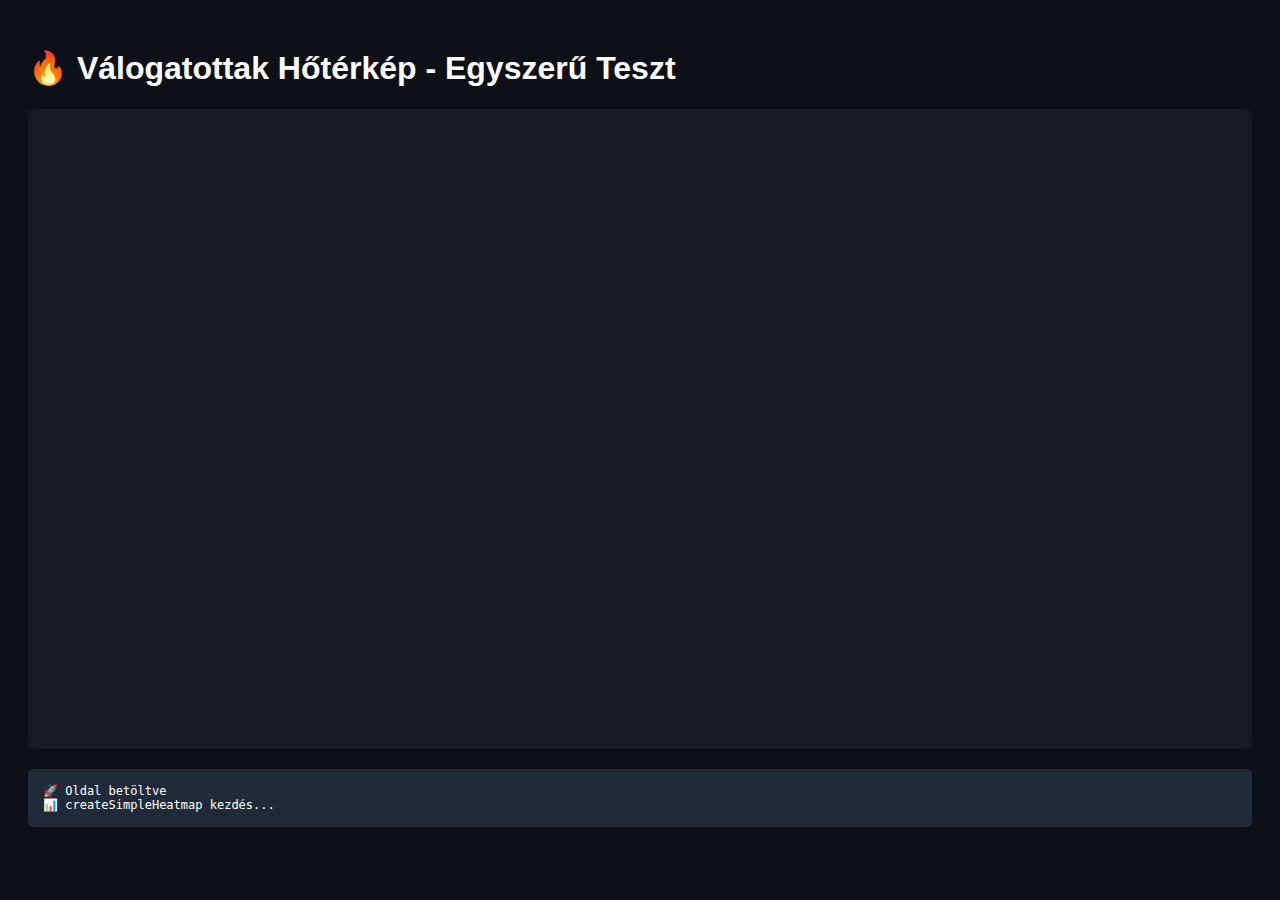
<file: simple-test.html>
<!DOCTYPE html>
<html lang="hu">
<head>
    <meta charset="UTF-8">
    <meta name="viewport" content="width=device-width, initial-scale=1.0">
    <title>Egyszerű Teszt</title>
    <script src="https://d3js.org/d3.v7.min.js"></script>
    <style>
        body {
            background: #0d1117;
            color: #fff;
            font-family: Arial, sans-serif;
            padding: 20px;
        }
        #viz3 {
            min-height: 600px;
            background: #161b22;
            border-radius: 8px;
            padding: 20px;
        }
        #status {
            background: #1f2937;
            padding: 15px;
            margin-top: 20px;
            border-radius: 5px;
            font-family: monospace;
            font-size: 12px;
        }
    </style>
</head>
<body>
    <h1>🔥 Válogatottak Hőtérkép - Egyszerű Teszt</h1>
    <div id="viz3"></div>
    <div id="status"></div>

    <script>
        const statusDiv = document.getElementById('status');
        
        function log(msg) {
            console.log(msg);
            statusDiv.innerHTML += msg + '<br>';
        }
        
        log('🚀 Oldal betöltve');
        
        function createSimpleHeatmap() {
            log('📊 createSimpleHeatmap kezdés...');
            
            const container = d3.select('#viz3');
            container.html('');
            
            log('📂 JSON betöltése: data/team_stats.json');
            
            d3.json('data/team_stats.json')
                .then(data => {
                    log('✅ JSON sikeresen betöltve!');
                    log('📋 Csapatok száma: ' + Object.keys(data).length);
                    
                    // Konvertálás tömbé
                    const teams = Object.values(data)
                        .filter(t => t.total_matches >= 10)
                        .sort((a, b) => b.average_goals_per_match - a.average_goals_per_match)
                        .slice(0, 20); // TOP 20
                    
                    log('🏆 TOP 20 csapat kiválasztva');
                    
                    // Egyszerű lista
                    const list = container.append('div')
                        .style('color', '#fff');
                    
                    list.append('h3').text('TOP 20 Válogatott (min. 10 meccs)');
                    
                    const ul = list.append('ul');
                    
                    teams.forEach((team, i) => {
                        ul.append('li')
                            .html(`${i+1}. <strong>${team.team_name}</strong>: 
                                   ${team.average_goals_per_match.toFixed(2)} gól/meccs 
                                   (${team.total_matches} meccs, ${team.total_goals} gól)`);
                    });
                    
                    log('✅ Vizualizáció kész!');
                })
                .catch(error => {
                    log('❌ HIBA: ' + error.message);
                    console.error('Részletes hiba:', error);
                });
        }
        
        // Futtatás
        setTimeout(createSimpleHeatmap, 100);
    </script>
</body>
</html>
</file>
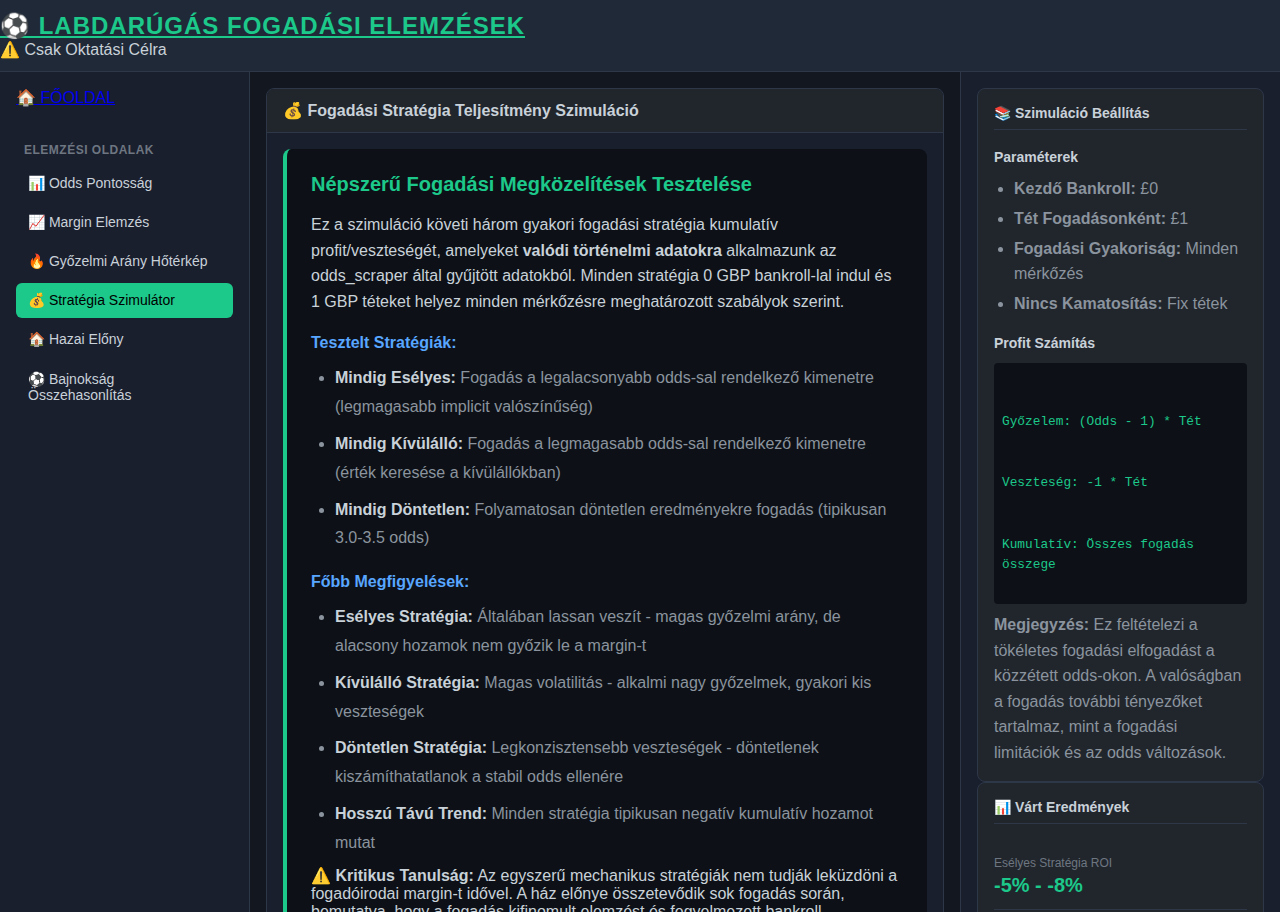
<file: strategy.html>
<!DOCTYPE html>
<html lang="en" data-bs-theme="dark">
<head>
    <meta charset="UTF-8">
    <meta name="viewport" content="width=device-width, initial-scale=1.0">
    <title>Stratégia Szimulátor - Labdarúgás Fogadási Elemzések</title>
    
    <link href="https://cdn.jsdelivr.net/npm/bootstrap@5.3.6/dist/css/bootstrap.min.css" rel="stylesheet"
        integrity="sha384-4Q6Gf2aSP4eDXB8Miphtr37CMZZQ5oXLH2yaXMJ2w8e2ZtHTl7GptT4jmndRuHDT" crossorigin="anonymous">
    <script src="https://d3js.org/d3.v7.min.js"></script>
    <link rel="stylesheet" href="style.css">
</head>
<body>
    <nav class="navbar navbar-dark bg-dark-custom sticky-top">
        <div class="container-fluid px-3">
            <div class="navbar-brand-section">
                <a href="index.html" class="navbar-brand mb-0 h1">⚽ LABDARÚGÁS FOGADÁSI ELEMZÉSEK</a>
            </div>
            <div class="nav-actions">
                <span class="badge bg-warning text-dark">⚠️ Csak Oktatási Célra</span>
            </div>
        </div>
    </nav>

    <div class="main-container">
        <aside class="sidebar-left">
            <div class="sidebar-header">
                <a href="index.html" class="btn btn-sm btn-success w-100 mb-2">🏠 FŐOLDAL</a>
            </div>
            
            <div class="leagues-list">
                <div class="section-divider">ELEMZÉSI OLDALAK</div>
                
                <a href="odds-accuracy.html" class="league-item">
                    <div class="league-country">
                        <span>📊 Odds Pontosság</span>
                    </div>
                </a>
                <a href="margins.html" class="league-item">
                    <div class="league-country">
                        <span>📈 Margin Elemzés</span>
                    </div>
                </a>
                <a href="win-rate.html" class="league-item">
                    <div class="league-country">
                        <span>🔥 Győzelmi Arány Hőtérkép</span>
                    </div>
                </a>
                <a href="strategy.html" class="league-item active">
                    <div class="league-country">
                        <span>💰 Stratégia Szimulátor</span>
                    </div>
                </a>
                <a href="home-advantage.html" class="league-item">
                    <div class="league-country">
                        <span>🏠 Hazai Előny</span>
                    </div>
                </a>
                <a href="league-comparison.html" class="league-item">
                    <div class="league-country">
                        <span>⚽ Bajnokság Összehasonlítás</span>
                    </div>
                </a>
            </div>
        </aside>

        <main class="content-middle">
            <div class="data-card mb-3">
                <div class="data-card-header">
                    <h4>💰 Fogadási Stratégia Teljesítmény Szimuláció</h4>
                </div>
                <div class="data-card-body">
                    <div class="analysis-description">
                        <h5>Népszerű Fogadási Megközelítések Tesztelése</h5>
                        <p>
                            Ez a szimuláció követi három gyakori fogadási stratégia kumulatív profit/veszteségét, 
                            amelyeket <strong>valódi történelmi adatokra</strong> alkalmazunk az odds_scraper által gyűjtött adatokból. 
                            Minden stratégia 0 GBP bankroll-lal indul és 1 GBP téteket helyez minden mérkőzésre meghatározott szabályok szerint.
                        </p>
                        
                        <h6>Tesztelt Stratégiák:</h6>
                        <ul>
                            <li><strong>Mindig Esélyes:</strong> Fogadás a legalacsonyabb odds-sal rendelkező kimenetre (legmagasabb implicit valószínűség)</li>
                            <li><strong>Mindig Kívülálló:</strong> Fogadás a legmagasabb odds-sal rendelkező kimenetre (érték keresése a kívülállókban)</li>
                            <li><strong>Mindig Döntetlen:</strong> Folyamatosan döntetlen eredményekre fogadás (tipikusan 3.0-3.5 odds)</li>
                        </ul>

                        <h6>Főbb Megfigyelések:</h6>
                        <ul>
                            <li><strong>Esélyes Stratégia:</strong> Általában lassan veszít - magas győzelmi arány, de alacsony hozamok nem győzik le a margin-t</li>
                            <li><strong>Kívülálló Stratégia:</strong> Magas volatilitás - alkalmi nagy győzelmek, gyakori kis veszteségek</li>
                            <li><strong>Döntetlen Stratégia:</strong> Legkonzisztensebb veszteségek - döntetlenek kiszámíthatatlanok a stabil odds ellenére</li>
                            <li><strong>Hosszú Távú Trend:</strong> Minden stratégia tipikusan negatív kumulatív hozamot mutat</li>
                        </ul>

                        <div class="alert alert-danger mt-3">
                            <strong>⚠️ Kritikus Tanulság:</strong> Az egyszerű mechanikus stratégiák nem tudják leküzdöni 
                            a fogadóirodai margin-t idővel. A ház előnye összetevődik sok fogadás során, bemutatva, 
                            hogy a fogadás kifinomult elemzést és fegyelmezett bankroll menedzsmentet igényel.
                        </div>
                        
                        <div class="alert alert-info mt-2">
                            <strong>📊 Adatforrás:</strong> A vizualizáció az <code>odds_scraper.py</code> által gyűjtött 
                            valódi fogadási adatokat használja. Frissítsd az adatokat: <code>python odds_scraper.py</code>
                        </div>
                    </div>

                    <div id="viz4" class="chart-area"></div>
                </div>
            </div>
        </main>

        <aside class="sidebar-right">
            <div class="stats-widget mb-3">
                <div class="widget-simple-header">📚 Szimuláció Beállítás</div>
                <div class="method-content">
                    <h6>Paraméterek</h6>
                    <ul class="small">
                        <li><strong>Kezdő Bankroll:</strong> £0</li>
                        <li><strong>Tét Fogadásonként:</strong> £1</li>
                        <li><strong>Fogadási Gyakoriság:</strong> Minden mérkőzés</li>
                        <li><strong>Nincs Kamatosítás:</strong> Fix tétek</li>
                    </ul>
                    
                    <h6 class="mt-3">Profit Számítás</h6>
                    <code>
                        Győzelem: (Odds - 1) * Tét<br>
                        Veszteség: -1 * Tét<br>
                        Kumulatív: Összes fogadás összege
                    </code>

                    <p class="mt-3 small">
                        <strong>Megjegyzés:</strong> Ez feltételezi a tökéletes fogadási elfogadást a közzétett odds-okon. 
                        A valóságban a fogadás további tényezőket tartalmaz, mint a fogadási limitációk és az odds változások.
                    </p>
                </div>
            </div>

            <div class="stats-widget">
                <div class="widget-simple-header">📊 Várt Eredmények</div>
                <div class="metrics-content">
                    <div class="metric-item">
                        <div class="metric-label">Esélyes Stratégia ROI</div>
                        <div class="metric-value text-danger">-5% - -8%</div>
                    </div>
                    <div class="metric-item">
                        <div class="metric-label">Kívülálló Stratégia ROI</div>
                        <div class="metric-value text-danger">-10% - -15%</div>
                    </div>
                    <div class="metric-item">
                        <div class="metric-label">Döntetlen Stratégia ROI</div>
                        <div class="metric-value text-danger">-8% - -12%</div>
                    </div>
                    <div class="alert alert-warning mt-3 small">
                        Minden stratégia negatív várható értéket mutat a fogadóirodai margin miatt.
                    </div>
                </div>
            </div>
        </aside>
    </div>

    <script src="https://cdn.jsdelivr.net/npm/bootstrap@5.3.6/dist/js/bootstrap.bundle.min.js"
        integrity="sha384-j1CDi7MgGQ12Z7Qab0qlWQ/Qqz24Gc6BM0thvEMVjHnfYGF0rmFCozFSxQBxwHKO"
        crossorigin="anonymous"></script>
    <script src="script.js"></script>
    <script>
        document.addEventListener('DOMContentLoaded', function() {
            loadData();
        });
        
        function createAllVisualizations() {
            createViz4();
        }
    </script>
</body>
</html>
</file>
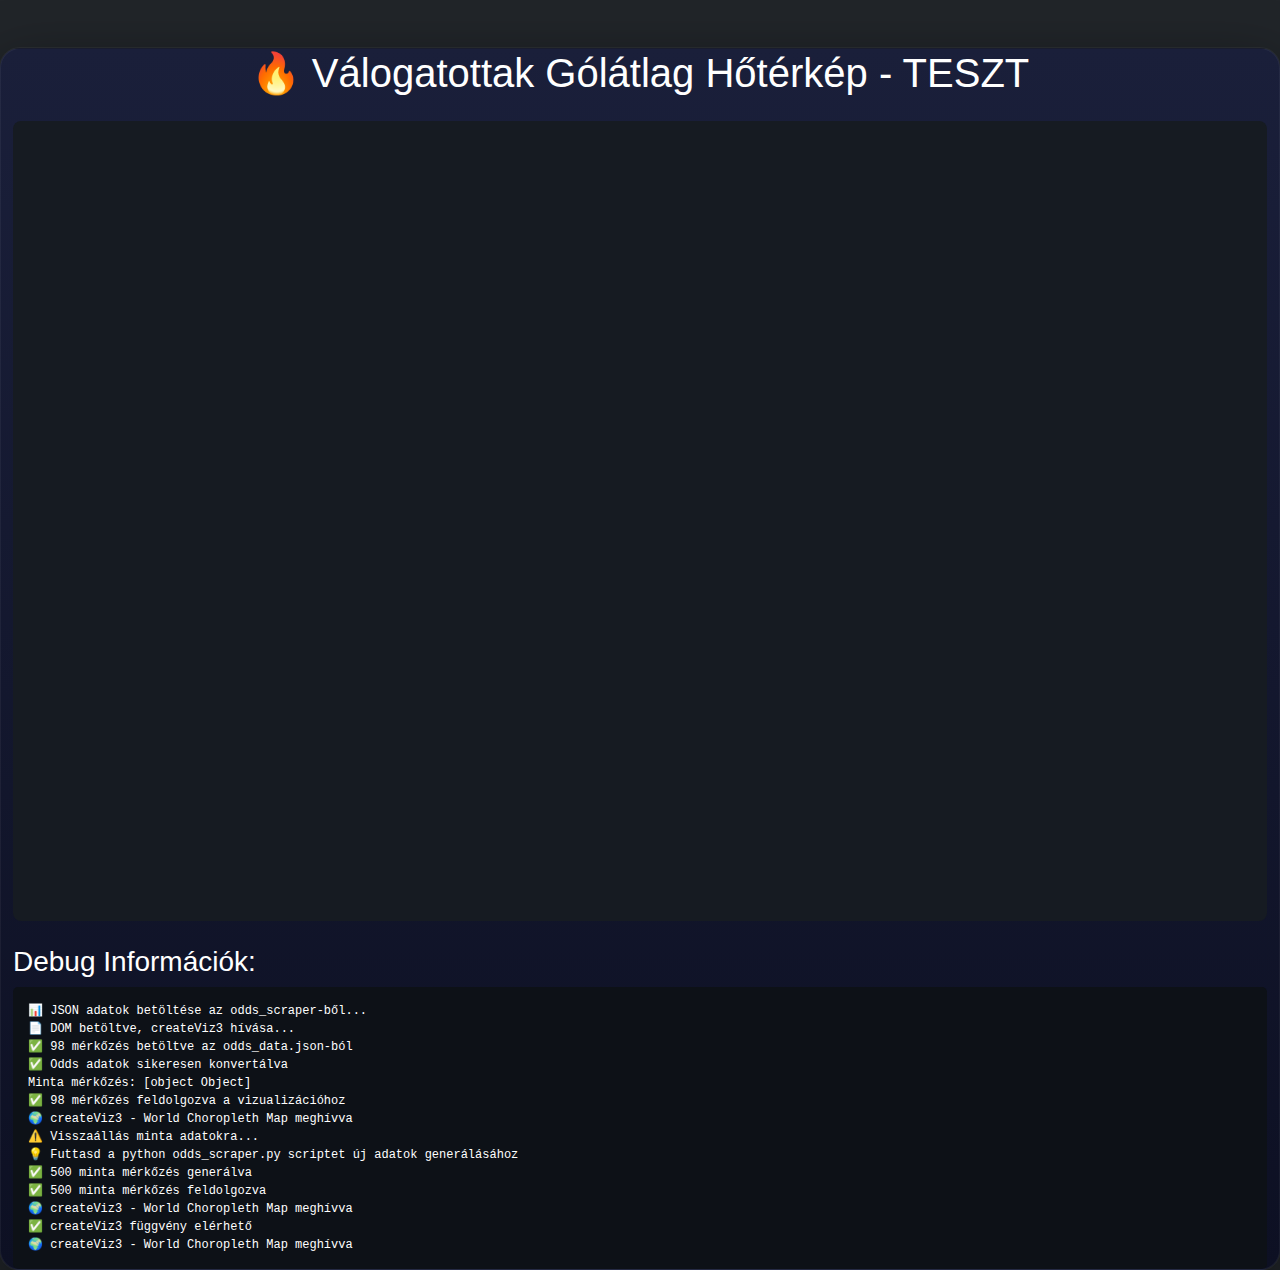
<file: test-heatmap.html>
<!DOCTYPE html>
<html lang="hu" data-bs-theme="dark">
<head>
    <meta charset="UTF-8">
    <meta name="viewport" content="width=device-width, initial-scale=1.0">
    <title>Teszt - Válogatottak Hőtérkép</title>
    <link href="https://cdn.jsdelivr.net/npm/bootstrap@5.3.6/dist/css/bootstrap.min.css" rel="stylesheet">
    <script src="https://d3js.org/d3.v7.min.js"></script>
    <link rel="stylesheet" href="style.css">
</head>
<body class="bg-dark text-white">
    <div class="container mt-5">
        <h1 class="text-center mb-4">🔥 Válogatottak Gólátlag Hőtérkép - TESZT</h1>
        <div id="viz3" style="min-height: 800px; background: #161b22; border-radius: 8px; padding: 20px;"></div>
        
        <div class="mt-4">
            <h3>Debug Információk:</h3>
            <div id="debug" style="background: #0d1117; padding: 15px; border-radius: 5px; font-family: monospace; font-size: 12px;"></div>
        </div>
    </div>

    <script src="script.js"></script>
    <script>
        console.log('🚀 Teszt oldal betöltve');
        
        // Debug console átirányítása az oldalra is
        const debugDiv = document.getElementById('debug');
        const originalLog = console.log;
        console.log = function(...args) {
            originalLog.apply(console, args);
            debugDiv.innerHTML += args.join(' ') + '<br>';
        };
        
        document.addEventListener('DOMContentLoaded', function() {
            console.log('📄 DOM betöltve, createViz3 hívása...');
            
            // Várjunk egy kicsit, hogy minden betöltődjön
            setTimeout(() => {
                if (typeof createViz3 === 'function') {
                    console.log('✅ createViz3 függvény elérhető');
                    createViz3();
                } else {
                    console.error('❌ createViz3 függvény NEM található!');
                }
            }, 500);
        });
    </script>
</body>
</html>
</file>
<file: style.css>
/* Base Styles */
* {
    margin: 0;
    padding: 0;
    box-sizing: border-box;
}

body {
    background-color: #13171f;
    color: #c9d1d9;
    font-family: -apple-system, BlinkMacSystemFont, 'Segoe UI', Roboto, Oxygen, Ubuntu, sans-serif;
    overflow-x: hidden;
}

/* Top Navbar */
.navbar-dark.bg-dark-custom {
    background-color: #1f2937 !important;
    border-bottom: 1px solid #2d3748;
    padding: 0.75rem 0;
}

.navbar-brand {
    font-weight: 700;
    font-size: 1.1rem;
    color: #1cc88a !important;
    letter-spacing: 0.5px;
}

.nav-tabs-inline {
    display: inline-flex;
    gap: 0.5rem;
    margin-left: 2rem;
}

.nav-tab {
    background: transparent;
    border: none;
    color: #8b949e;
    padding: 0.4rem 1rem;
    font-size: 0.875rem;
    cursor: pointer;
    border-bottom: 2px solid transparent;
    transition: all 0.2s;
}

.nav-tab:hover {
    color: #c9d1d9;
}

.nav-tab.active {
    color: #1cc88a;
    border-bottom-color: #1cc88a;
}

/* Main Container - 3 Column Layout */
.main-container {
    display: grid;
    grid-template-columns: 250px 1fr 320px;
    gap: 0;
    height: calc(100vh - 60px);
    overflow: hidden;
}

/* Left Sidebar */
.sidebar-left {
    background-color: #1a1f2e;
    border-right: 1px solid #2d3748;
    overflow-y: auto;
    padding: 1rem;
}

.sidebar-header {
    position: sticky;
    top: 0;
    background-color: #1a1f2e;
    padding-bottom: 1rem;
    z-index: 10;
}

.search-box input {
    background-color: #0d1117;
    border: 1px solid #30363d;
    color: #c9d1d9;
}

.search-box input:focus {
    background-color: #161b22;
    border-color: #1cc88a;
    color: #c9d1d9;
    box-shadow: 0 0 0 0.2rem rgba(28, 200, 138, 0.25);
}

.leagues-list {
    margin-top: 0.5rem;
}

.section-divider {
    font-size: 0.75rem;
    color: #6e7681;
    padding: 0.75rem 0.5rem 0.5rem;
    font-weight: 600;
    letter-spacing: 0.5px;
}

.league-item {
    padding: 0.6rem 0.75rem;
    cursor: pointer;
    border-radius: 6px;
    margin-bottom: 0.25rem;
    transition: all 0.2s;
    display: block;
    text-decoration: none;
    color: inherit;
}

.league-item:hover {
    background-color: #21262d;
    color: #c9d1d9;
}

.league-item.active {
    background-color: #1cc88a;
    color: #000;
}

.league-country {
    display: flex;
    align-items: center;
    gap: 0.5rem;
    font-size: 0.875rem;
}

.flag-icon {
    width: 18px;
    height: 18px;
    border-radius: 2px;
}

.league-count {
    margin-left: auto;
    font-size: 0.75rem;
    background-color: #30363d;
    padding: 0.125rem 0.5rem;
    border-radius: 10px;
}

/* Middle Content Area */
.content-middle {
    background-color: #13171f;
    overflow-y: auto;
    padding: 1rem;
}

.content-tabs {
    display: flex;
    gap: 0.5rem;
    margin-bottom: 1rem;
    padding-bottom: 0.5rem;
    border-bottom: 1px solid #2d3748;
}

.content-tab {
    background: transparent;
    border: none;
    color: #8b949e;
    padding: 0.5rem 1rem;
    font-size: 0.875rem;
    font-weight: 500;
    cursor: pointer;
    border-radius: 6px;
    transition: all 0.2s;
}

.content-tab:hover {
    background-color: #21262d;
    color: #c9d1d9;
}

.content-tab.active {
    background-color: #1cc88a;
    color: #000;
}

/* Data Cards */
.data-card {
    background-color: #1a1f2e;
    border: 1px solid #2d3748;
    border-radius: 8px;
    overflow: hidden;
}

.data-card-header {
    display: flex;
    justify-content: space-between;
    align-items: center;
    padding: 0.75rem 1rem;
    background-color: #21262d;
    border-bottom: 1px solid #2d3748;
}

.data-card-header h6 {
    margin: 0;
    font-size: 0.95rem;
    font-weight: 600;
    color: #c9d1d9;
}

.data-card-body {
    padding: 1rem;
}

.chart-area {
    min-height: 350px;
    background-color: #0d1117;
    border-radius: 6px;
    display: flex;
    justify-content: center;
    align-items: center;
    margin-bottom: 0.75rem;
}

.data-caption {
    font-size: 0.8rem;
    color: #8b949e;
    line-height: 1.5;
    padding: 0.5rem;
    background-color: rgba(28, 200, 138, 0.05);
    border-left: 3px solid #1cc88a;
    border-radius: 4px;
}

/* Right Sidebar */
.sidebar-right {
    background-color: #1a1f2e;
    border-left: 1px solid #2d3748;
    overflow-y: auto;
    padding: 1rem;
}

/* Stats Widget */
.stats-widget {
    background-color: #21262d;
    border: 1px solid #2d3748;
    border-radius: 8px;
    padding: 1rem;
}

.widget-header {
    display: flex;
    flex-direction: column;
    gap: 0.75rem;
    margin-bottom: 1rem;
}

.team-badge {
    display: flex;
    align-items: center;
    gap: 0.75rem;
}

.team-logo {
    width: 40px;
    height: 40px;
    background-color: #1cc88a;
    border-radius: 8px;
    display: flex;
    align-items: center;
    justify-content: center;
    font-size: 1.5rem;
}

.team-info strong {
    display: block;
    font-size: 0.95rem;
    color: #c9d1d9;
}

.team-info small {
    display: block;
    font-size: 0.7rem;
    color: #6e7681;
    margin-top: 0.25rem;
}

.season-info {
    text-align: center;
    padding: 0.75rem;
    background-color: #0d1117;
    border-radius: 6px;
    font-size: 0.875rem;
    font-weight: 600;
    margin-bottom: 1rem;
}

/* Circular Progress */
.progress-circles {
    display: flex;
    justify-content: center;
    padding: 1rem 0;
}

.circle-stat {
    text-align: center;
}

.circular-progress {
    width: 100px;
    height: 100px;
}

.circle-label {
    margin-top: 0.5rem;
    font-size: 0.75rem;
    color: #8b949e;
}

/* Comparison Bars */
.comparison-bars {
    margin: 1.5rem 0;
}

.comparison-row {
    display: flex;
    align-items: center;
    gap: 0.5rem;
    margin-bottom: 0.5rem;
}

.label-left, .label-right {
    font-size: 0.75rem;
    font-weight: 600;
    color: #8b949e;
    min-width: 50px;
}

.bar-container {
    flex: 1;
    display: flex;
    height: 24px;
    background-color: #0d1117;
    border-radius: 12px;
    overflow: hidden;
}

.bar {
    height: 100%;
}

.bar-left {
    background: linear-gradient(90deg, #1cc88a, #17a974);
    border-radius: 12px 0 0 12px;
}

.bar-right {
    background: linear-gradient(90deg, #e74c3c, #c0392b);
    border-radius: 0 12px 12px 0;
    margin-left: auto;
}

.bar-separator {
    width: 2px;
    background-color: #2d3748;
}

.comparison-values {
    display: flex;
    justify-content: space-between;
    font-size: 0.75rem;
    color: #8b949e;
}

/* Stat Bars */
.stat-bars {
    margin: 1rem 0;
}

.stat-bar-label {
    font-size: 0.75rem;
    font-weight: 600;
    color: #8b949e;
    margin-bottom: 0.5rem;
}

.stat-bar-row {
    display: flex;
    align-items: center;
    gap: 0.5rem;
}

.stat-label {
    font-size: 0.7rem;
    color: #6e7681;
    min-width: 40px;
}

.stat-bar-fill {
    flex: 1;
    height: 28px;
    background-color: #0d1117;
    border-radius: 4px;
    overflow: hidden;
}

.stat-bar-progress {
    height: 100%;
    display: flex;
    align-items: center;
    justify-content: center;
    font-size: 0.7rem;
    font-weight: 600;
}

/* Match Score Widget */
.match-header {
    margin-bottom: 0.75rem;
}

.match-info small {
    color: #8b949e;
    font-size: 0.75rem;
}

.match-score {
    display: flex;
    justify-content: space-between;
    align-items: center;
    padding: 1.5rem 0;
}

.team-score {
    display: flex;
    flex-direction: column;
    align-items: center;
    gap: 0.5rem;
}

.team-name {
    font-size: 0.875rem;
    color: #8b949e;
}

.score {
    font-size: 2.5rem;
    font-weight: 700;
    color: #c9d1d9;
}

.vs-divider {
    font-size: 1.5rem;
    color: #6e7681;
}

.match-status {
    text-align: center;
    padding: 1rem;
    background-color: #0d1117;
    border-radius: 6px;
}

.match-status small {
    display: block;
    margin-top: 0.5rem;
    color: #8b949e;
    font-size: 0.75rem;
}

/* Mini Tabs */
.mini-tabs {
    display: flex;
    gap: 0.5rem;
    margin: 1rem 0;
}

.mini-tab {
    flex: 1;
    background: transparent;
    border: 1px solid #30363d;
    color: #8b949e;
    padding: 0.5rem;
    font-size: 0.75rem;
    border-radius: 6px;
    cursor: pointer;
    transition: all 0.2s;
}

.mini-tab:hover {
    background-color: #30363d;
}

.mini-tab.active {
    background-color: #1cc88a;
    border-color: #1cc88a;
    color: #000;
}

/* Performance Grid */
.performance-grid {
    display: grid;
    grid-template-columns: 1fr 1fr;
    gap: 1rem;
    margin-top: 1rem;
}

.perf-label {
    font-size: 0.7rem;
    font-weight: 600;
    color: #8b949e;
    text-align: center;
}

.perf-circle {
    display: flex;
    flex-direction: column;
    align-items: center;
    gap: 0.5rem;
}

.small-circular {
    width: 80px;
    height: 80px;
}

.perf-circle small {
    font-size: 0.7rem;
    color: #6e7681;
}

/* Widget Simple Header */
.widget-simple-header {
    font-size: 0.875rem;
    font-weight: 600;
    color: #c9d1d9;
    margin-bottom: 0.75rem;
    padding-bottom: 0.5rem;
    border-bottom: 1px solid #2d3748;
}

.chart-area-small {
    min-height: 200px;
    background-color: #0d1117;
    border-radius: 6px;
    display: flex;
    justify-content: center;
    align-items: center;
}

/* D3 Chart Styles */
.axis text {
    font-size: 10px;
    fill: #8b949e;
}

.axis path,
.axis line {
    stroke: #30363d;
}

.grid line {
    stroke: #21262d;
    stroke-opacity: 0.5;
}

/* Scrollbar Styling */
::-webkit-scrollbar {
    width: 8px;
    height: 8px;
}

::-webkit-scrollbar-track {
    background: #0d1117;
}

::-webkit-scrollbar-thumb {
    background: #30363d;
    border-radius: 4px;
}

::-webkit-scrollbar-thumb:hover {
    background: #484f58;
}

/* Responsive */
@media (max-width: 1200px) {
    .main-container {
        grid-template-columns: 220px 1fr 280px;
    }
    
    .nav-tabs-inline {
        display: none;
    }
}

@media (max-width: 992px) {
    .main-container {
        grid-template-columns: 1fr;
        height: auto;
    }
    
    .sidebar-left,
    .sidebar-right {
        display: none;
    }
}

/* Loading & Error States */
.loading {
    text-align: center;
    padding: 2rem;
    color: #1cc88a;
    font-size: 0.9rem;
}

.loading::after {
    content: '...';
    animation: dots 1.5s steps(4, end) infinite;
}

@keyframes dots {
    0%, 20% { content: '.'; }
    40% { content: '..'; }
    60%, 100% { content: '...'; }
}

/* Analysis Description Styles */
.analysis-description {
    background-color: #0d1117;
    padding: 1.5rem;
    border-radius: 8px;
    margin-bottom: 1.5rem;
    border-left: 4px solid #1cc88a;
}

.analysis-description h5 {
    color: #1cc88a;
    font-size: 1.25rem;
    margin-bottom: 1rem;
}

.analysis-description h6 {
    color: #58a6ff;
    font-size: 1rem;
    margin-top: 1.25rem;
    margin-bottom: 0.75rem;
}

.analysis-description p {
    color: #c9d1d9;
    line-height: 1.6;
    margin-bottom: 0.75rem;
}

.analysis-description ul {
    color: #8b949e;
    line-height: 1.8;
    padding-left: 1.5rem;
}

.analysis-description ul li {
    margin-bottom: 0.5rem;
}

.analysis-description ul li strong {
    color: #c9d1d9;
}

.analysis-description code {
    background-color: #161b22;
    color: #1cc88a;
    padding: 0.25rem 0.5rem;
    border-radius: 4px;
    font-size: 0.875rem;
    display: inline-block;
}

/* Method Content */
.method-content {
    color: #8b949e;
    line-height: 1.6;
}

.method-content h6 {
    color: #c9d1d9;
    font-size: 0.875rem;
    margin-top: 1rem;
    margin-bottom: 0.5rem;
}

.method-content code {
    background-color: #0d1117;
    color: #1cc88a;
    padding: 0.5rem;
    border-radius: 4px;
    font-size: 0.8rem;
    display: block;
    margin: 0.5rem 0;
    white-space: pre-wrap;
}

.method-content ul {
    padding-left: 1.25rem;
    margin: 0.5rem 0;
}

.method-content ul li {
    margin-bottom: 0.25rem;
}

/* Metrics Content */
.metrics-content {
    padding: 0.5rem 0;
}

.metric-item {
    padding: 0.75rem 0;
    border-bottom: 1px solid #2d3748;
}

.metric-item:last-child {
    border-bottom: none;
}

.metric-label {
    font-size: 0.75rem;
    color: #6e7681;
    margin-bottom: 0.25rem;
}

.metric-value {
    font-size: 1.25rem;
    font-weight: 700;
    color: #1cc88a;
}

/* Color Legend */
.color-legend {
    display: flex;
    flex-direction: column;
    gap: 0.5rem;
    padding: 0.5rem 0;
}

.legend-item {
    display: flex;
    align-items: center;
    gap: 0.75rem;
}

.legend-color {
    width: 40px;
    height: 20px;
    border-radius: 4px;
    border: 1px solid #2d3748;
}

.legend-item span {
    font-size: 0.875rem;
    color: #8b949e;
}

/* Navbar Styling */
.navbar {
    background-color: #161b22 !important;
    box-shadow: 0 2px 10px rgba(0, 0, 0, 0.3);
}

.navbar-brand {
    font-size: 1.5rem;
    letter-spacing: 1px;
}

.nav-link {
    color: #8b949e !important;
    font-weight: 500;
    transition: color 0.3s ease;
}

.nav-link:hover,
.nav-link.active {
    color: #1cc88a !important;
}

/* Card Styling */
.card {
    background-color: #161b22 !important;
    border-radius: 12px;
    overflow: hidden;
    box-shadow: 0 4px 15px rgba(0, 0, 0, 0.3);
    transition: transform 0.3s ease, box-shadow 0.3s ease;
}

.card:hover {
    transform: translateY(-3px);
    box-shadow: 0 8px 25px rgba(28, 200, 138, 0.15);
}

.card-header {
    font-weight: 600;
    padding: 1rem 1.25rem;
    border-bottom: 2px solid rgba(255, 255, 255, 0.1);
}

.card-body {
    padding: 1rem;
}

/* Chart Container */
.chart-container {
    min-height: 380px;
    display: flex;
    justify-content: center;
    align-items: center;
    background: rgba(0, 0, 0, 0.2);
    border-radius: 8px;
    padding: 15px;
    margin-bottom: 10px;
}

/* Caption Box */
.caption-box {
    background: linear-gradient(135deg, rgba(28, 200, 138, 0.08) 0%, rgba(52, 152, 219, 0.08) 100%);
    border-left: 3px solid #1cc88a;
    border-radius: 6px;
    padding: 12px 15px;
    margin-top: 10px;
}

.caption-box small {
    line-height: 1.6;
    display: block;
}

/* Alert Styling */
.alert-warning {
    background-color: rgba(255, 193, 7, 0.1);
    border-color: rgba(255, 193, 7, 0.3);
    color: #ffc107;
}

/* List Styling */
.list-unstyled li {
    padding: 8px 0;
}

/* D3 Chart Styles */
.axis text {
    font-size: 11px;
    fill: #8b949e;
}

.axis path,
.axis line {
    stroke: #30363d;
    shape-rendering: crispEdges;
}

.grid line {
    stroke: #21262d;
    stroke-opacity: 0.5;
    shape-rendering: crispEdges;
}

.grid path {
    stroke-width: 0;
}

.tooltip {
    position: absolute;
    padding: 10px;
    background: rgba(0, 0, 0, 0.9);
    color: white;
    border-radius: 6px;
    pointer-events: none;
    font-size: 12px;
    z-index: 1000;
    border: 1px solid #1cc88a;
}

/* Loading State */
.loading {
    text-align: center;
    padding: 40px;
    font-size: 1.2em;
    color: #1cc88a;
    font-weight: 600;
}

.loading::after {
    content: '...';
    animation: dots 1.5s steps(4, end) infinite;
}

@keyframes dots {
    0%, 20% { content: '.'; }
    40% { content: '..'; }
    60%, 100% { content: '...'; }
}

/* Error State */
.error {
    background: linear-gradient(135deg, rgba(231, 76, 60, 0.1) 0%, rgba(192, 57, 43, 0.1) 100%);
    color: #ff6b6b;
    padding: 20px;
    border-radius: 10px;
    border: 2px solid rgba(231, 76, 60, 0.3);
    margin: 20px 0;
}

/* Smooth Scrolling */
html {
    scroll-behavior: smooth;
}

/* Responsive Design */
@media (max-width: 991px) {
    .chart-container {
        min-height: 300px;
    }
    
    .navbar-brand {
        font-size: 1.2rem;
    }
}

@media (max-width: 768px) {
    .content {
        padding: 0.5rem !important;
    }
    
    .card-header h5 {
        font-size: 0.95rem;
    }
    
    .chart-container {
        min-height: 250px;
        padding: 10px;
    }
}

.container {
    max-width: 1400px;
    margin: 0 auto;
    background: linear-gradient(180deg, #1a1f3a 0%, #0d1023 100%);
    border-radius: 20px;
    box-shadow: 0 20px 60px rgba(0, 0, 0, 0.5), 0 0 0 1px rgba(255, 255, 255, 0.05);
    overflow: hidden;
    border: 1px solid rgba(255, 255, 255, 0.05);
}

header {
    background: linear-gradient(135deg, #1cc88a 0%, #13855c 100%);
    background-image: 
        linear-gradient(135deg, #1cc88a 0%, #13855c 100%),
        url('data:image/svg+xml,<svg width="100" height="100" xmlns="http://www.w3.org/2000/svg"><defs><pattern id="grid" width="20" height="20" patternUnits="userSpaceOnUse"><path d="M 20 0 L 0 0 0 20" fill="none" stroke="rgba(255,255,255,0.03)" stroke-width="1"/></pattern></defs><rect width="100" height="100" fill="url(%23grid)"/></svg>');
    color: white;
    padding: 50px 40px;
    text-align: center;
    position: relative;
    overflow: hidden;
    box-shadow: 0 4px 20px rgba(28, 200, 138, 0.3);
}

header::before {
    content: '';
    position: absolute;
    top: -50%;
    right: -10%;
    width: 300px;
    height: 300px;
    background: radial-gradient(circle, rgba(255, 193, 7, 0.2) 0%, transparent 70%);
    animation: pulse 4s ease-in-out infinite;
}

@keyframes pulse {
    0%, 100% { transform: scale(1); opacity: 0.3; }
    50% { transform: scale(1.1); opacity: 0.5; }
}

header h1 {
    font-size: 3em;
    margin-bottom: 10px;
    font-weight: 800;
    text-transform: uppercase;
    letter-spacing: 2px;
    text-shadow: 0 2px 10px rgba(0, 0, 0, 0.3), 0 0 20px rgba(255, 193, 7, 0.3);
    position: relative;
    z-index: 1;
}

header h1::before {
    content: '🎲';
    margin-right: 15px;
    font-size: 0.8em;
}

.subtitle {
    font-size: 1.3em;
    opacity: 0.95;
    margin-bottom: 20px;
    font-weight: 300;
    position: relative;
    z-index: 1;
    text-shadow: 0 2px 4px rgba(0, 0, 0, 0.2);
}

.disclaimer {
    background: rgba(255, 193, 7, 0.1);
    padding: 15px 25px;
    border-radius: 10px;
    font-size: 0.9em;
    margin-top: 25px;
    border: 2px solid rgba(255, 193, 7, 0.3);
    backdrop-filter: blur(10px);
    position: relative;
    z-index: 1;
    box-shadow: 0 4px 15px rgba(255, 193, 7, 0.1);
}

.intro {
    padding: 40px;
    background: linear-gradient(135deg, rgba(28, 200, 138, 0.05) 0%, rgba(52, 152, 219, 0.05) 100%);
    border-bottom: 2px solid rgba(28, 200, 138, 0.2);
    position: relative;
}

.intro::before {
    content: '';
    position: absolute;
    top: 0;
    left: 0;
    right: 0;
    height: 2px;
    background: linear-gradient(90deg, transparent, #1cc88a, #ffc107, transparent);
}

.intro h2 {
    color: #1cc88a;
    margin-bottom: 15px;
    font-size: 2em;
    font-weight: 700;
    text-transform: uppercase;
    letter-spacing: 1px;
}

.intro p {
    font-size: 1.1em;
    line-height: 1.8;
    color: #e8eef5;
}

.visualizations {
    padding: 40px;
    background: #0d1023;
}

.viz-container {
    margin-bottom: 60px;
    padding: 35px;
    background: linear-gradient(135deg, rgba(26, 31, 58, 0.9) 0%, rgba(15, 19, 40, 0.9) 100%);
    border-radius: 15px;
    box-shadow: 
        0 8px 32px rgba(0, 0, 0, 0.4),
        0 0 0 1px rgba(28, 200, 138, 0.2),
        inset 0 1px 0 rgba(255, 255, 255, 0.05);
    border: 1px solid rgba(28, 200, 138, 0.2);
    position: relative;
    transition: all 0.3s ease;
    backdrop-filter: blur(10px);
}

.viz-container:hover {
    transform: translateY(-5px);
    box-shadow: 
        0 12px 40px rgba(28, 200, 138, 0.2),
        0 0 0 1px rgba(28, 200, 138, 0.4),
        inset 0 1px 0 rgba(255, 255, 255, 0.05);
    border-color: rgba(28, 200, 138, 0.4);
}

.viz-container::before {
    content: '';
    position: absolute;
    top: 0;
    left: 0;
    right: 0;
    height: 4px;
    background: linear-gradient(90deg, #1cc88a, #ffc107, #3498db, #1cc88a);
    background-size: 200% 100%;
    animation: gradientShift 3s ease infinite;
    border-radius: 15px 15px 0 0;
}

@keyframes gradientShift {
    0% { background-position: 0% 50%; }
    50% { background-position: 100% 50%; }
    100% { background-position: 0% 50%; }
}

.viz-container h3 {
    color: #ffffff;
    font-size: 1.6em;
    margin-bottom: 25px;
    padding-bottom: 15px;
    border-bottom: 2px solid rgba(28, 200, 138, 0.3);
    font-weight: 700;
    text-transform: uppercase;
    letter-spacing: 1px;
    background: linear-gradient(90deg, #1cc88a, #ffc107);
    -webkit-background-clip: text;
    -webkit-text-fill-color: transparent;
    background-clip: text;
}

.chart {
    margin: 20px 0;
    min-height: 400px;
    display: flex;
    justify-content: center;
    align-items: center;
    background: rgba(0, 0, 0, 0.2);
    border-radius: 10px;
    padding: 20px;
    border: 1px solid rgba(255, 255, 255, 0.05);
}

.caption {
    margin-top: 25px;
    padding: 18px 20px;
    background: linear-gradient(135deg, rgba(28, 200, 138, 0.12) 0%, rgba(52, 152, 219, 0.12) 100%);
    border-left: 4px solid #1cc88a;
    border-radius: 8px;
    font-size: 1em;
    line-height: 1.8;
    color: #e8eef5;
    font-style: italic;
    box-shadow: 0 2px 10px rgba(0, 0, 0, 0.2);
    border: 1px solid rgba(28, 200, 138, 0.2);
}

footer {
    background: linear-gradient(135deg, #13855c 0%, #0d5940 100%);
    color: white;
    padding: 50px 40px;
    position: relative;
    overflow: hidden;
}

footer::before {
    content: '';
    position: absolute;
    top: 0;
    left: 0;
    right: 0;
    height: 3px;
    background: linear-gradient(90deg, #ffc107, #1cc88a, #3498db, #ffc107);
    background-size: 200% 100%;
    animation: gradientShift 4s ease infinite;
}

footer h2 {
    margin-bottom: 25px;
    font-size: 2em;
    font-weight: 700;
    text-transform: uppercase;
    letter-spacing: 1px;
    color: #ffc107;
    text-shadow: 0 2px 10px rgba(255, 193, 7, 0.3);
}

footer ul {
    list-style: none;
    margin-bottom: 30px;
}

footer li {
    padding: 15px 0;
    padding-left: 35px;
    position: relative;
    line-height: 1.7;
    font-size: 1.05em;
    transition: all 0.3s ease;
}

footer li:hover {
    padding-left: 40px;
    color: #ffc107;
}

footer li:before {
    content: "▸";
    position: absolute;
    left: 0;
    color: #1cc88a;
    font-weight: bold;
    font-size: 1.3em;
    transition: all 0.3s ease;
}

footer li:hover:before {
    color: #ffc107;
    left: 5px;
}

footer strong {
    color: #ffc107;
    font-weight: 700;
}

.footer-note {
    text-align: center;
    padding-top: 25px;
    border-top: 2px solid rgba(255, 193, 7, 0.3);
    opacity: 1;
    font-size: 0.9em;
    color: #e8eef5;
}

/* Chart-specific styles */
.axis text {
    font-size: 12px;
    fill: #d0dae8;
}

.axis path,
.axis line {
    stroke: #4a5568;
    shape-rendering: crispEdges;
}

.grid line {
    stroke: #4a5568;
    stroke-opacity: 0.3;
    shape-rendering: crispEdges;
}

.grid path {
    stroke-width: 0;
}

.tooltip {
    position: absolute;
    padding: 10px;
    background: rgba(0, 0, 0, 0.8);
    color: white;
    border-radius: 4px;
    pointer-events: none;
    font-size: 12px;
    z-index: 1000;
}

.legend {
    font-size: 13px;
}

.legend-item {
    cursor: pointer;
}

.legend-item:hover {
    opacity: 0.7;
}

/* Responsive design */
@media (max-width: 768px) {
    body {
        padding: 10px;
    }

    header {
        padding: 25px;
    }

    header h1 {
        font-size: 1.8em;
    }

    .subtitle {
        font-size: 1em;
    }

    .intro,
    .visualizations,
    footer {
        padding: 20px;
    }

    .viz-container {
        padding: 20px;
    }

    .chart {
        min-height: 300px;
    }
}

/* Loading state */
.loading {
    text-align: center;
    padding: 40px;
    font-size: 1.3em;
    color: #1cc88a;
    font-weight: 600;
    animation: pulse 2s ease-in-out infinite;
}

.loading::after {
    content: '...';
    animation: dots 1.5s steps(4, end) infinite;
}

@keyframes dots {
    0%, 20% { content: '.'; }
    40% { content: '..'; }
    60%, 100% { content: '...'; }
}

.error {
    background: linear-gradient(135deg, rgba(231, 76, 60, 0.1) 0%, rgba(192, 57, 43, 0.1) 100%);
    color: #ff6b6b;
    padding: 20px;
    border-radius: 10px;
    border: 2px solid rgba(231, 76, 60, 0.3);
    margin: 20px 0;
    box-shadow: 0 4px 15px rgba(231, 76, 60, 0.2);
}
</file>
